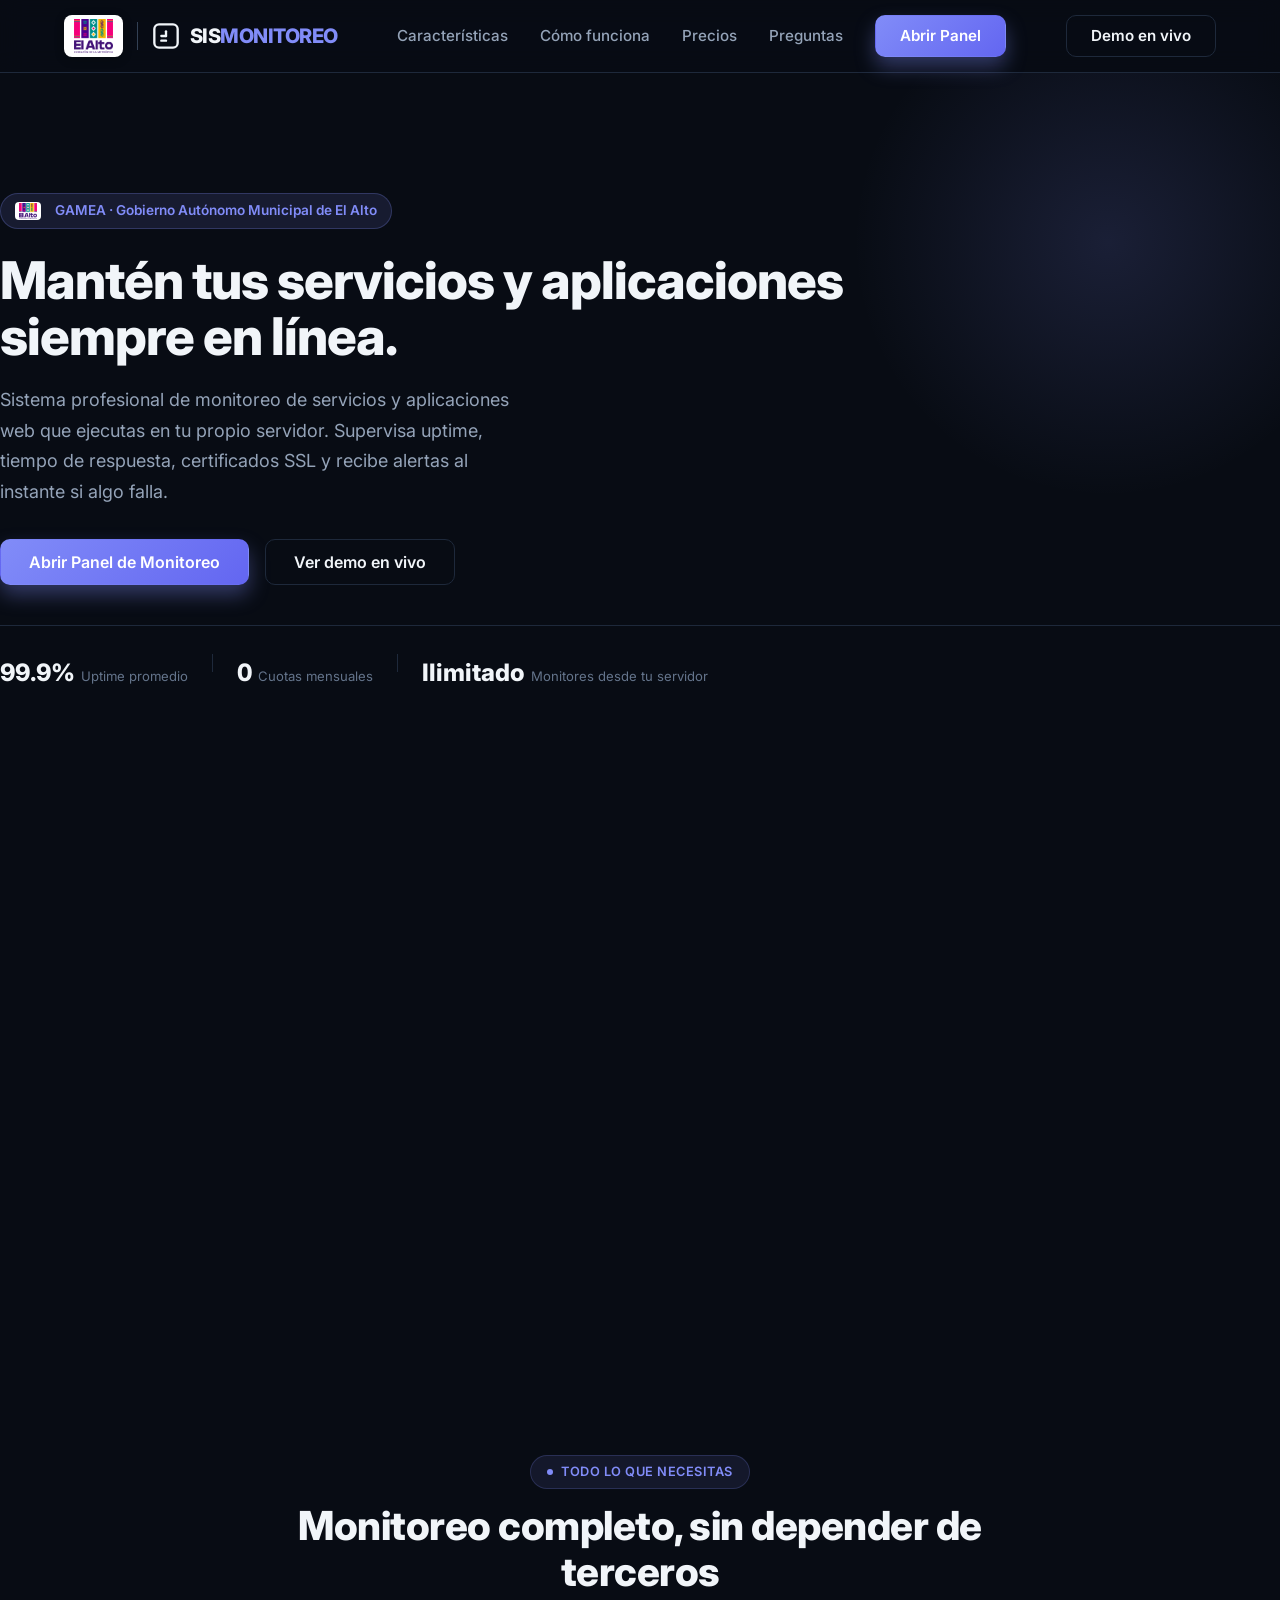
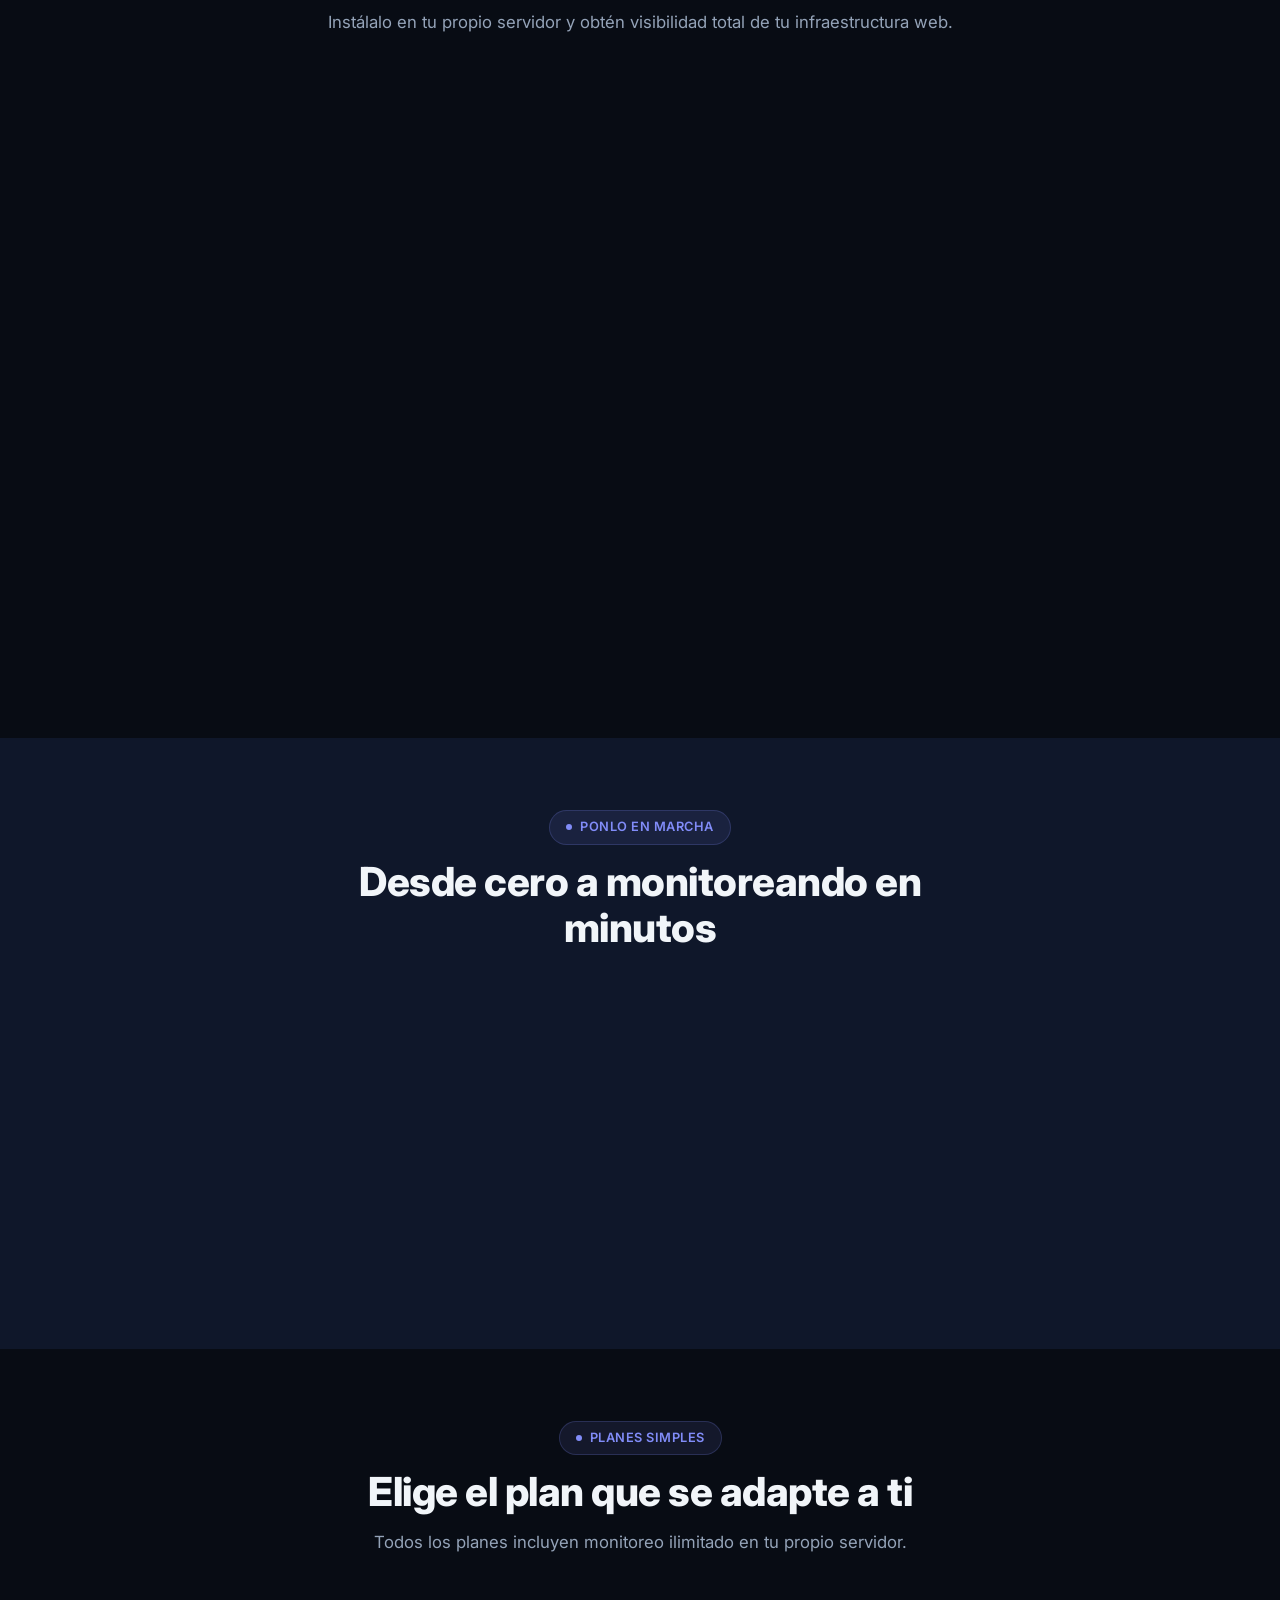
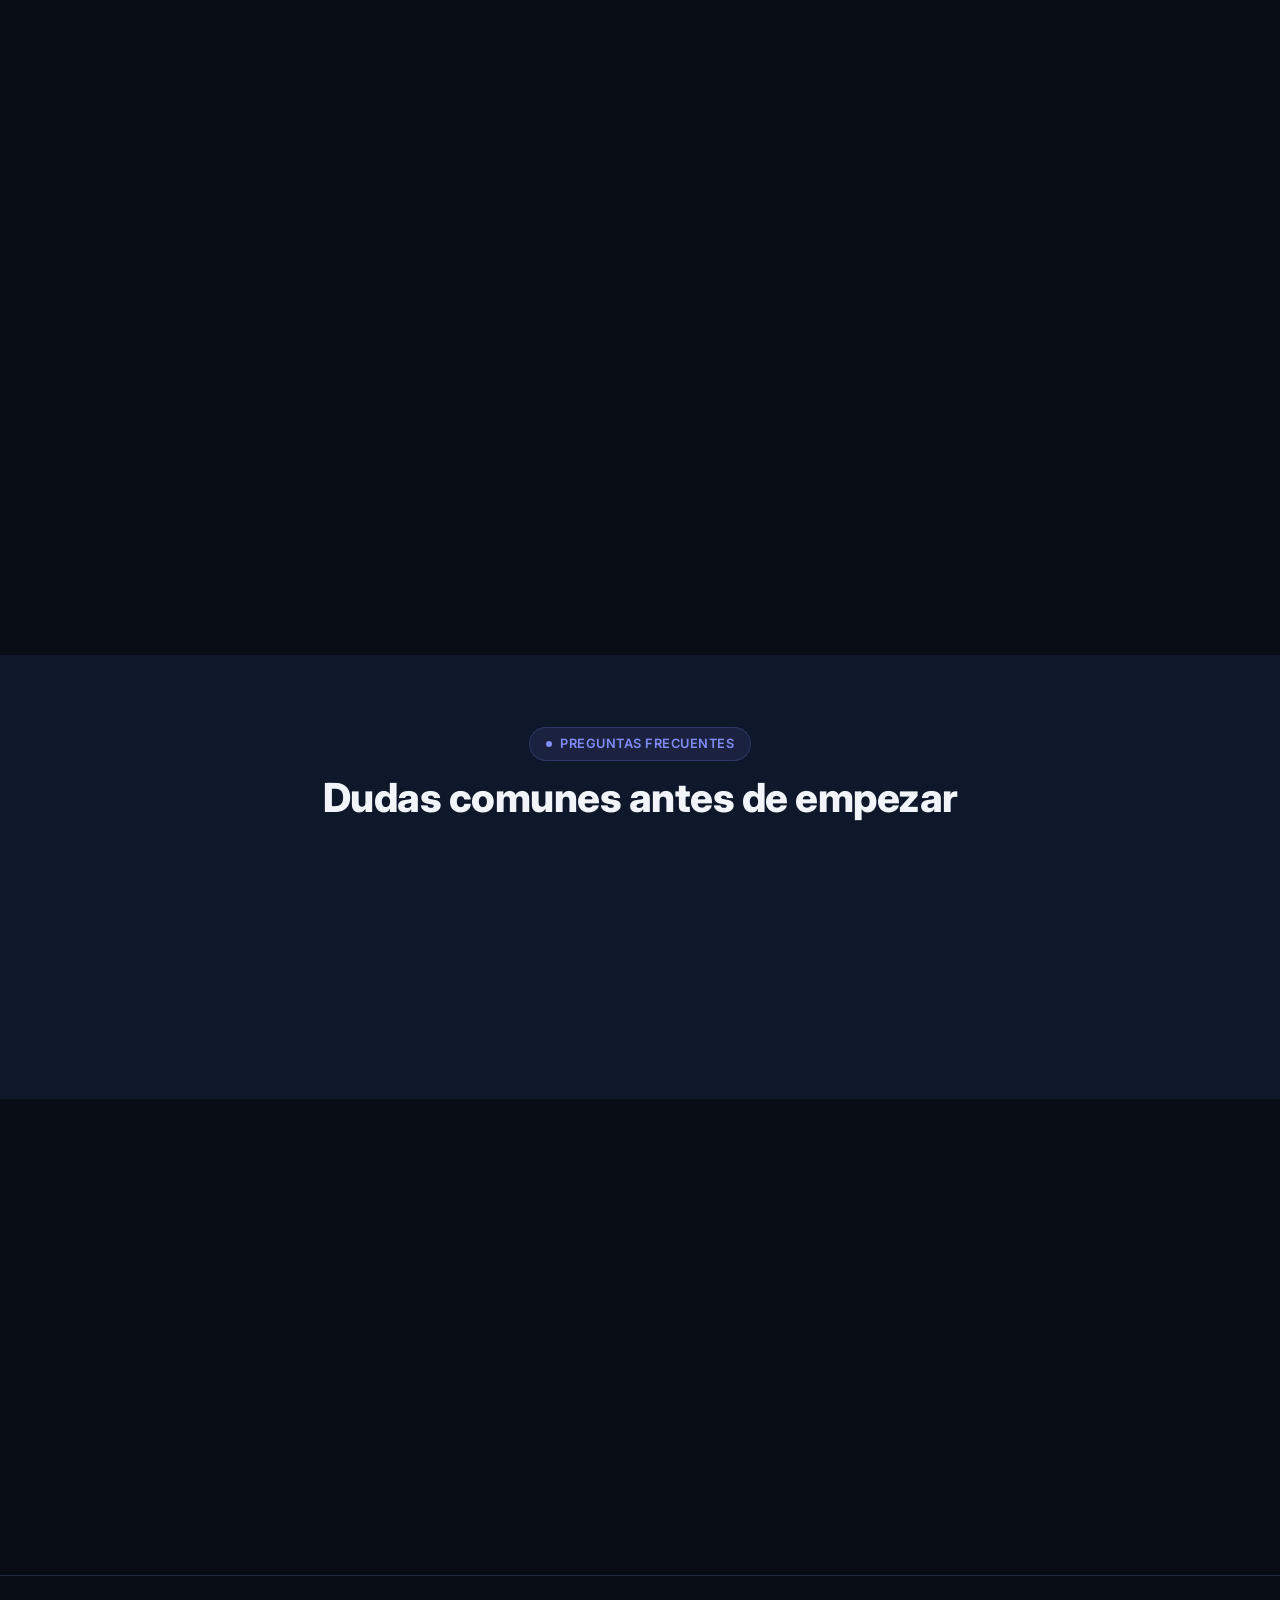
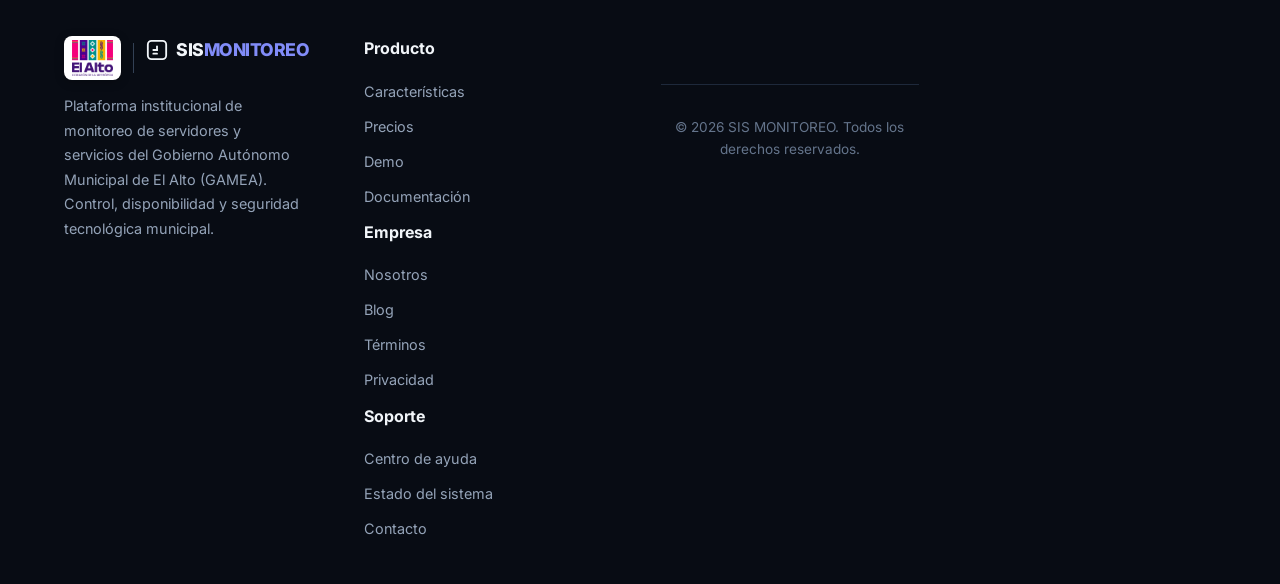
<file: index.html>
<!DOCTYPE html>
<html lang="es">
<head>
  <meta charset="UTF-8">
  <meta name="viewport" content="width=device-width, initial-scale=1.0">
  <meta name="description" content="Sistema profesional de monitoreo de servicios y aplicaciones web en tu propio servidor. Uptime, tiempo de respuesta, certificados SSL y alertas en tiempo real.">
  <title>SIS MONITOREO | Monitoreo de Servicios y Aplicaciones Web Autohospedado</title>
  <link rel="preconnect" href="https://fonts.googleapis.com">
  <link rel="preconnect" href="https://fonts.gstatic.com" crossorigin>
  <link href="https://fonts.googleapis.com/css2?family=Inter:wght@300;400;500;600;700;800&display=swap" rel="stylesheet">
  <link rel="stylesheet" href="css/style.css">
</head>
<body>

  <!-- Navbar -->
  <nav class="navbar" id="navbar">
    <div class="nav-container">
      <div class="brand-group">
        <a href="https://elalto.gob.bo/" target="_blank" rel="noopener" class="gamea-logo-container" title="Gobierno Autónomo Municipal de El Alto">
          <img src="img/logo-gamea.png" alt="GAMEA - Gobierno Autónomo Municipal de El Alto" class="gamea-logo-img">
        </a>
        <div class="brand-divider"></div>
        <a href="index.html" class="nav-logo">
          <svg width="28" height="28" viewBox="0 0 24 24" fill="none" xmlns="http://www.w3.org/2000/svg" aria-hidden="true">
            <rect width="20" height="20" x="2" y="2" rx="4" stroke="currentColor" stroke-width="2"/>
            <path d="M12 8V12" stroke="currentColor" stroke-width="2" stroke-linecap="round"/>
            <path d="M8 12H12" stroke="currentColor" stroke-width="2" stroke-linecap="round"/>
            <path d="M12 16H8" stroke="currentColor" stroke-width="2" stroke-linecap="round"/>
            <circle cx="12" cy="12" r="1" fill="currentColor"/>
          </svg>
          <span>SIS<span style="color:#818cf8">MONITOREO</span></span>
        </a>
      </div>

      <div class="nav-links" id="navLinks">
        <a href="#features" class="nav-link">Características</a>
        <a href="#how-it-works" class="nav-link">Cómo funciona</a>
        <a href="#pricing" class="nav-link">Precios</a>
        <a href="#faq" class="nav-link">Preguntas</a>
        <a href="dashboard.html" class="nav-link btn btn-primary">Abrir Panel</a>
      </div>

      <div class="nav-actions">
        <a href="dashboard.html" class="btn btn-outline">Demo en vivo</a>
        <button class="nav-toggle" id="navToggle" aria-label="Abrir menú">
          <span></span><span></span><span></span>
        </button>
      </div>
    </div>
  </nav>

  <!-- Hero -->
  <section class="hero" id="hero">
    <div class="hero-content">
      <div class="hero-badge">
        <img src="img/logo-gamea.png" alt="GAMEA" style="height:18px; width:auto; vertical-align:middle; margin-right:6px; background:#fff; border-radius:4px; padding:1px 4px; display:inline-block;">
        GAMEA · Gobierno Autónomo Municipal de El Alto
      </div>
      <h1 class="hero-title">Mantén tus servicios y aplicaciones<br>siempre en línea.</h1>
      <p class="hero-subtitle">
        Sistema profesional de monitoreo de servicios y aplicaciones web que ejecutas en tu propio servidor.
        Supervisa uptime, tiempo de respuesta, certificados SSL y recibe alertas al instante si algo falla.
      </p>
      <div class="hero-cta">
        <a href="dashboard.html" class="btn btn-primary btn-lg">Abrir Panel de Monitoreo</a>
        <a href="dashboard.html" class="btn btn-outline btn-lg">Ver demo en vivo</a>
      </div>
      <div class="hero-stats">
        <div class="stat"><span class="stat-value">99.9%</span><span class="stat-label">Uptime promedio</span></div>
        <div class="stat"><span class="stat-divider"></span></div>
        <div class="stat"><span class="stat-value">0</span><span class="stat-label">Cuotas mensuales</span></div>
        <div class="stat"><span class="stat-divider"></span></div>
        <div class="stat"><span class="stat-value">Ilimitado</span><span class="stat-label">Monitores desde tu servidor</span></div>
      </div>
    </div>

    <div class="hero-visual">
      <div class="dashboard-frame">
        <div class="dashboard-header">
          <div class="dh-title">Panel de control en tiempo real</div>
          <div class="dh-status"><span class="dh-dot online"></span> Sistema operativo</div>
        </div>
        <div class="dashboard-grid">
          <div class="d-card uptime">
            <div class="d-label">Uptime global</div>
            <div class="d-value">99.98%</div>
            <div class="d-trend"><span class="trend up">▲ 0.12%</span> vs ayer</div>
          </div>
          <div class="d-card response">
            <div class="d-label">Tiempo de respuesta medio</div>
            <div class="d-value">142 ms</div>
            <div class="d-trend"><span class="trend down">▼ 18 ms</span> vs ayer</div>
          </div>
          <div class="d-card services">
            <div class="d-label">Servicios monitoreados</div>
            <div class="d-value">24</div>
            <div class="d-trend"><span class="trend up">▲ 2</span> nuevos esta semana</div>
          </div>
        </div>
        <div class="dashboard-list">
          <div class="dl-header">
            <span>Servicios</span>
            <span>Estado</span>
            <span>Respuesta</span>
          </div>
          <div class="dl-item">
            <span class="dl-name">api.miempresa.com</span>
            <span class="dl-badge dl-online">Operativo</span>
            <span class="dl-time">89 ms</span>
          </div>
          <div class="dl-item">
            <span class="dl-name">app.clientes.miempresa.com</span>
            <span class="dl-badge dl-online">Operativo</span>
            <span class="dl-time">134 ms</span>
          </div>
          <div class="dl-item">
            <span class="dl-name">web.app.miempresa.com</span>
            <span class="dl-badge dl-degraded">Degradado</span>
            <span class="dl-time">2.1 s</span>
          </div>
          <div class="dl-item">
            <span class="dl-name">api.externa.proveedor.com</span>
            <span class="dl-badge dl-offline">Caído</span>
            <span class="dl-time">--</span>
          </div>
        </div>
        <div class="dashboard-sparkline">
          <svg viewBox="0 0 400 100" xmlns="http://www.w3.org/2000/svg" preserveAspectRatio="none">
            <path d="M10 60 Q40 30, 70 55 T130 25 T190 60 T250 40 T310 70 T370 45" stroke="#818cf8" stroke-width="2.5" fill="none"/>
            <path d="M10 60 Q40 30, 70 55 T130 25 T190 60 T250 40 T310 70 T370 45" stroke="#818cf8" stroke-width="1" fill="#818cf8" opacity="0.12"/>
          </svg>
        </div>
      </div>
    </div>
  </section>

  <!-- Features -->
  <section class="section" id="features">
    <div class="container">
      <div class="section-header">
        <span class="section-kicker">Todo lo que necesitas</span>
        <h2 class="section-title">Monitoreo completo, sin depender de terceros</h2>
        <p class="section-text">Instálalo en tu propio servidor y obtén visibilidad total de tu infraestructura web.</p>
      </div>

      <div class="features-grid">
        <article class="feature-card">
          <div class="feature-icon">
            <svg viewBox="0 0 24 24" fill="none" stroke="currentColor" stroke-width="2" stroke-linecap="round" stroke-linejoin="round"><path d="M12 2L2 7l10 5 10-5-10-5z"/><path d="M2 17l10 5 10-5"/><path d="M2 12l10 5 10-5"/></svg>
          </div>
          <h3 class="feature-name">Uptime y disponibilidad</h3>
          <p class="feature-text">Verifica cada minuto que tus servicios respondan. Historial de disponibilidad y reportes de incidentes.</p>
        </article>
        <article class="feature-card">
          <div class="feature-icon">
            <svg viewBox="0 0 24 24" fill="none" stroke="currentColor" stroke-width="2" stroke-linecap="round" stroke-linejoin="round"><circle cx="12" cy="12" r="10"/><path d="M12 6v6l4 2"/></svg>
          </div>
          <div class="feature-badge">SSL</div>
          <h3 class="feature-name">Vigilancia de certificados SSL</h3>
          <p class="feature-text">Alertas automáticas antes de que expire un certificado y detección de configuraciones inseguras.</p>
        </article>
        <article class="feature-card">
          <div class="feature-icon">
            <svg viewBox="0 0 24 24" fill="none" stroke="currentColor" stroke-width="2" stroke-linecap="round" stroke-linejoin="round"><path d="M20 21v-2a4 4 0 0 0-4-4H8a4 4 0 0 0-4 4v2"/><circle cx="12" cy="7" r="4"/></svg>
          </div>
          <h3 class="feature-name">Alertas en tiempo real</h3>
          <p class="feature-text">Notificaciones por email y webhook en el instante en que un servicio cae o se recupera.</p>
        </article>
        <article class="feature-card">
          <div class="feature-icon">
            <svg viewBox="0 0 24 24" fill="none" stroke="currentColor" stroke-width="2" stroke-linecap="round" stroke-linejoin="round"><rect x="3" y="11" width="18" height="11" rx="2" ry="2"/><path d="M7 11V7a5 5 0 0 1 10 0v4"/></svg>
          </div>
          <h3 class="feature-name">Dashboard propio</h3>
          <p class="feature-text">Interfaz limpia y rápida alojada en tu servidor. Sin paneles externos ni cuotas por uso.</p>
        </article>
        <article class="feature-card">
          <div class="feature-icon">
            <svg viewBox="0 0 24 24" fill="none" stroke="currentColor" stroke-width="2" stroke-linecap="round" stroke-linejoin="round"><path d="M12 22s8-4 8-10V5l-8-3-8 3v7c0 6 8 10 8 10z"/></svg>
          </div>
          <h3 class="feature-name">Tiempo de respuesta</h3>
          <p class="feature-text">Mide la latencia de cada endpoint y detecta lentitudes antes de que afecten a tus usuarios.</p>
        </article>
        <article class="feature-card">
          <div class="feature-icon">
            <svg viewBox="0 0 24 24" fill="none" stroke="currentColor" stroke-width="2" stroke-linecap="round" stroke-linejoin="round"><path d="M1 12s4-8 11-8 11 8 11 8-4 8-11 8-11-8-11-8z"/><circle cx="12" cy="12" r="3"/></svg>
          </div>
          <h3 class="feature-name">Privacidad total</h3>
          <p class="feature-text">Todo corre en tu hardware. Los datos de monitoreo nunca salen de tu infraestructura.</p>
        </article>
      </div>
    </div>
  </section>

  <!-- How it works -->
  <section class="section section-alt" id="how-it-works">
    <div class="container">
      <div class="section-header">
        <span class="section-kicker">Ponlo en marcha</span>
        <h2 class="section-title">Desde cero a monitoreando en minutos</h2>
      </div>
      <div class="steps">
        <div class="step">
          <div class="step-number">01</div>
          <h3 class="step-title">Instala en tu servidor</h3>
          <p class="step-text">Despliega el agente ligero de SIS MONITOREO en tu propio servidor (Docker o binario directo).</p>
        </div>
        <div class="step">
          <div class="step-number">02</div>
          <h3 class="step-title">Agrega tus servicios</h3>
          <p class="step-text">Configura las URLs, puertos y certificados SSL que deseas vigilar desde el panel.</p>
        </div>
        <div class="step">
          <div class="step-number">03</div>
          <h3 class="step-title">Recibe alertas</h3>
          <p class="step-text">Define umbrales y recibe notificaciones por email o webhook ante cualquier caída.</p>
        </div>
      </div>
    </div>
  </section>

  <!-- Pricing -->
  <section class="section" id="pricing">
    <div class="container">
      <div class="section-header">
        <span class="section-kicker">Planes simples</span>
        <h2 class="section-title">Elige el plan que se adapte a ti</h2>
        <p class="section-text">Todos los planes incluyen monitoreo ilimitado en tu propio servidor.</p>
      </div>
      <div class="pricing-grid">
        <div class="pricing-card">
          <div class="pricing-head">
            <h3 class="pricing-name">Básico</h3>
            <div class="pricing-price"><span class="currency">$</span><span class="amount">0</span><span class="period">/mes</span></div>
            <p class="pricing-desc">Ideal para proyectos personales y pequeños equipos.</p>
          </div>
          <ul class="pricing-list">
            <li><span class="check">✓</span> Hasta 10 monitores</li>
            <li><span class="check">✓</span> Chequeo cada 5 minutos</li>
            <li><span class="check">✓</span> Alertas por email</li>
            <li><span class="check">✓</span> Historial de 7 días</li>
            <li><span class="check">✓</span> Autohospedado</li>
          </ul>
          <a href="#" class="btn btn-outline btn-full">Empezar gratis</a>
        </div>
        <div class="pricing-card pricing-card--featured">
          <div class="pricing-ribbon">Más popular</div>
          <div class="pricing-head">
            <h3 class="pricing-name">Profesional</h3>
            <div class="pricing-price"><span class="currency">$</span><span class="amount">19</span><span class="period">/mes</span></div>
            <p class="pricing-desc">Para equipos y entornos de producción.</p>
          </div>
          <ul class="pricing-list">
            <li><span class="check">✓</span> Monitores ilimitados</li>
            <li><span class="check">✓</span> Chequeo cada 60 segundos</li>
            <li><span class="check">✓</span> Email + Webhooks</li>
            <li><span class="check">✓</span> Vigilancia SSL</li>
            <li><span class="check">✓</span> Historial de 90 días</li>
            <li><span class="check">✓</span> Soporte prioritario</li>
          </ul>
          <a href="dashboard.html" class="btn btn-primary btn-full">Elegir Profesional</a>
        </div>
        <div class="pricing-card">
          <div class="pricing-head">
            <h3 class="pricing-name">Enterprise</h3>
            <div class="pricing-price"><span class="currency">$</span><span class="amount">49</span><span class="period">/mes</span></div>
            <p class="pricing-desc">Infraestructura crítica y cumplimiento.</p>
          </div>
          <ul class="pricing-list">
            <li><span class="check">✓</span> Todo lo de Profesional</li>
            <li><span class="check">✓</span> Chequeo cada 30 segundos</li>
            <li><span class="check">✓</span> Múltiples servidores (cluster)</li>
            <li><span class="check">✓</span> API completa y webhooks</li>
            <li><span class="check">✓</span> Historial de 1 año</li>
            <li><span class="check">✓</span> SLA y soporte dedicado</li>
          </ul>
          <a href="dashboard.html" class="btn btn-outline btn-full">Probar Enterprise</a>
        </div>
      </div>
    </div>
  </section>

  <!-- FAQ -->
  <section class="section section-alt" id="faq">
    <div class="container">
      <div class="section-header">
        <span class="section-kicker">Preguntas frecuentes</span>
        <h2 class="section-title">Dudas comunes antes de empezar</h2>
      </div>
      <div class="faq-grid">
        <div class="faq-item">
          <button class="faq-question" aria-expanded="false">
            ¿Necesito servidor propio para usar SIS MONITOREO?
          </button>
          <div class="faq-answer" hidden>
            Sí. El sistema está diseñado para instalarse en tu propio servidor (VPS, dedicado o local). Tú eres dueño de los datos y de la infraestructura.
          </div>
        </div>
        <div class="faq-item">
          <button class="faq-question" aria-expanded="false">
            ¿Puedo ejecutarlo con Docker?
          </button>
          <div class="faq-answer" hidden>
            Sí. Ofrecemos una imagen oficial de Docker y un archivo docker-compose listo para desplegar en minutos.
          </div>
        </div>
        <div class="faq-item">
          <button class="faq-question" aria-expanded="false">
            ¿Cuántos servicios puedo monitorear?
          </button>
          <div class="faq-answer" hidden>
            Depende del plan: el plan gratuito permite hasta 10 monitores, mientras que Professional y Enterprise son ilimitados.
          </div>
        </div>
        <div class="faq-item">
          <button class="faq-question" aria-expanded="false">
            ¿Qué tan seguros son mis datos?
          </button>
          <div class="faq-answer" hidden>
            Muy seguros. Al estar autohospedado, la información de monitoreo nunca sale de tu servidor. Tú controlas el acceso y los backups.
          </div>
        </div>
      </div>
    </div>
  </section>

  <!-- CTA -->
  <section class="section cta-section">
    <div class="container cta-card">
      <div class="cta-content">
        <h2 class="cta-title">¿Listo para vigilar tus servicios?</h2>
        <p class="cta-text">Instala SIS MONITOREO en tu servidor hoy y empieza a recibir alertas antes de que tus clientes noten un problema.</p>
        <a href="dashboard.html" class="btn btn-primary btn-lg">Comenzar prueba gratuita</a>
      </div>
    </div>
  </section>

  <!-- Footer -->
  <footer class="footer">
    <div class="container footer-grid">
      <div class="footer-brand">
        <div style="display:flex; align-items:center; gap:12px; margin-bottom:14px;">
          <a href="https://elalto.gob.bo/" target="_blank" rel="noopener" class="gamea-logo-container" style="background:#fff; padding:4px 8px; border-radius:8px; height:auto; width:fit-content;" title="Gobierno Autónomo Municipal de El Alto">
            <img src="img/logo-gamea.png" alt="Logo GAMEA" style="height:36px; width:auto; display:block;">
          </a>
          <div class="brand-divider" style="height:30px;"></div>
          <a href="index.html" class="nav-logo" style="text-decoration:none;color:inherit;display:flex;align-items:center;gap:8px;">
            <svg width="22" height="22" viewBox="0 0 24 24" fill="none" xmlns="http://www.w3.org/2000/svg" aria-hidden="true">
              <rect width="20" height="20" x="2" y="2" rx="4" stroke="currentColor" stroke-width="2"/>
              <path d="M12 8V12" stroke="currentColor" stroke-width="2" stroke-linecap="round"/>
              <path d="M8 12H12" stroke="currentColor" stroke-width="2" stroke-linecap="round"/>
              <path d="M12 16H8" stroke="currentColor" stroke-width="2" stroke-linecap="round"/>
              <circle cx="12" cy="12" r="1" fill="currentColor"/>
            </svg>
            <span style="font-size:1.1rem;">SIS<span style="color:#818cf8">MONITOREO</span></span>
          </a>
        </div>
        <p class="footer-text">Plataforma institucional de monitoreo de servidores y servicios del Gobierno Autónomo Municipal de El Alto (GAMEA). Control, disponibilidad y seguridad tecnológica municipal.</p>
      </div>
      <div class="footer-links">
        <div class="footer-col">
          <h4>Producto</h4>
          <a href="#">Características</a>
          <a href="#">Precios</a>
          <a href="#">Demo</a>
          <a href="#">Documentación</a>
        </div>
        <div class="footer-col">
          <h4>Empresa</h4>
          <a href="#">Nosotros</a>
          <a href="#">Blog</a>
          <a href="#">Términos</a>
          <a href="#">Privacidad</a>
        </div>
        <div class="footer-col">
          <h4>Soporte</h4>
          <a href="#">Centro de ayuda</a>
          <a href="#">Estado del sistema</a>
          <a href="#">Contacto</a>
        </div>
      </div>
      <div class="footer-bottom">
        <p>© 2026 SIS MONITOREO. Todos los derechos reservados.</p>
      </div>
    </div>
  </footer>

  <script src="js/main.js"></script>
</body>
</html>
</file>
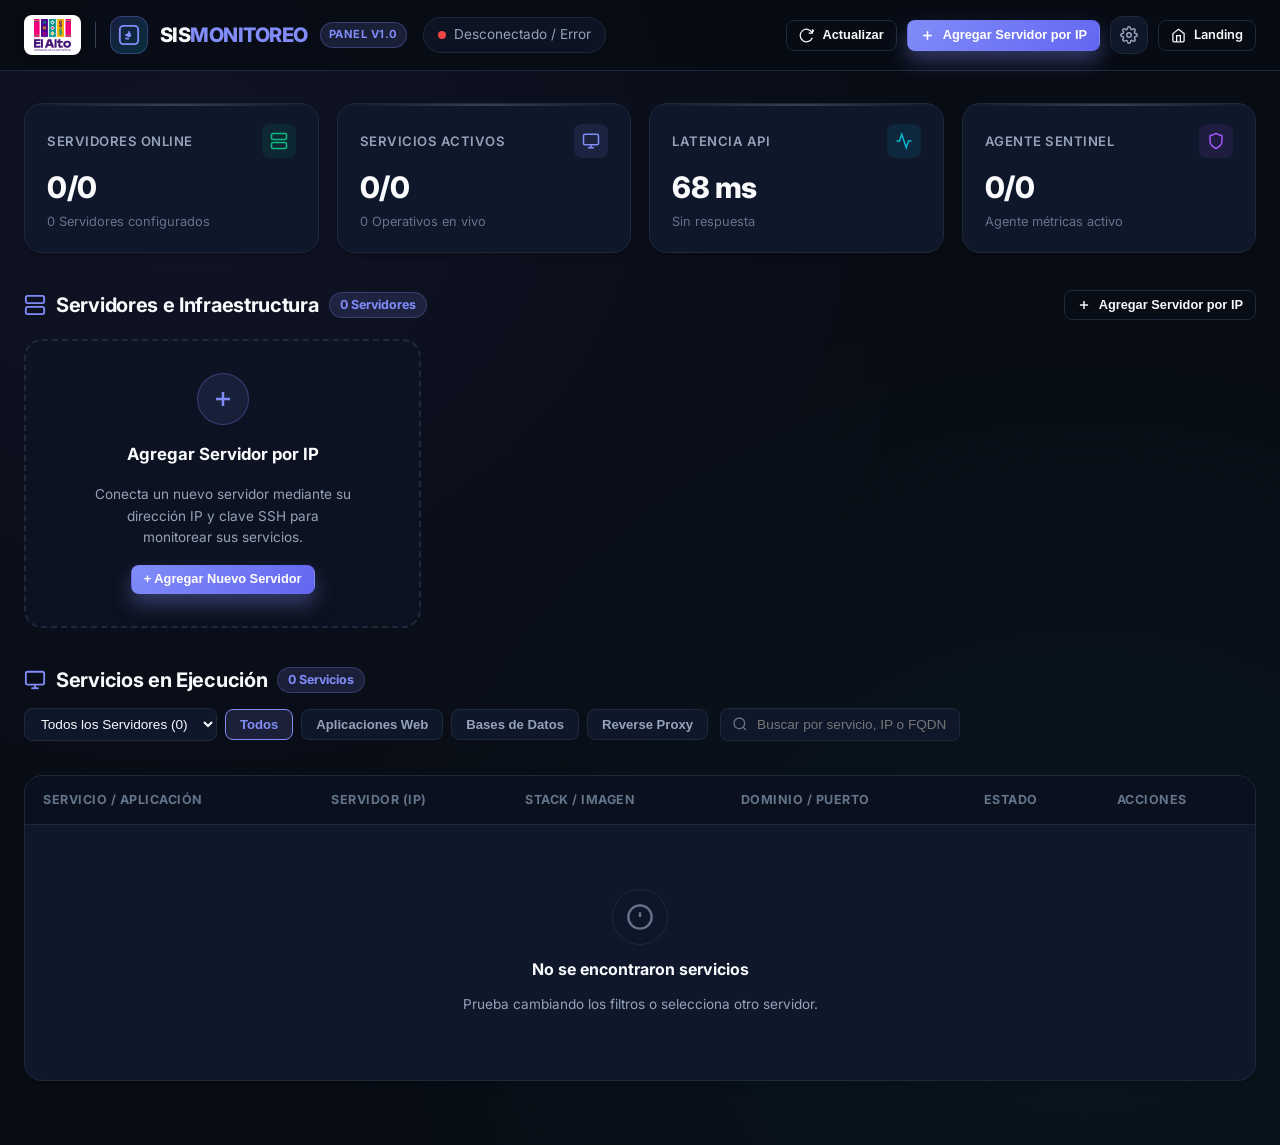
<file: dashboard.html>
<!DOCTYPE html>
<html lang="es">
<head>
  <meta charset="UTF-8">
  <meta name="viewport" content="width=device-width, initial-scale=1.0">
  <meta name="description" content="SIS MONITOREO — Panel de control en tiempo real para servidores, aplicaciones y servicios Docker autohospedados.">
  <title>SIS MONITOREO | Panel de Control y Servidores</title>
  <link rel="preconnect" href="https://fonts.googleapis.com">
  <link rel="preconnect" href="https://fonts.gstatic.com" crossorigin>
  <link href="https://fonts.googleapis.com/css2?family=Inter:wght@300;400;500;600;700;800&family=JetBrains+Mono:wght@400;500;600;700&display=swap" rel="stylesheet">
  <link rel="stylesheet" href="css/style.css">
  <link rel="stylesheet" href="css/dashboard.css">
</head>
<body class="dash-body">

  <!-- Header / Navigation -->
  <header class="dash-header">
    <div class="dash-nav-container">
      <div style="display:flex; align-items:center; gap:16px;">
        <div class="brand-group">
          <a href="https://elalto.gob.bo/" target="_blank" rel="noopener" class="gamea-logo-container" title="Gobierno Autónomo Municipal de El Alto">
            <img src="img/logo-gamea.png" alt="GAMEA - El Alto" class="gamea-logo-img">
          </a>
          <div class="brand-divider"></div>
          <a href="index.html" class="dash-brand" title="Volver a la página principal">
            <div class="dash-brand-icon">
              <svg width="22" height="22" viewBox="0 0 24 24" fill="none" stroke="currentColor" stroke-width="2">
                <rect x="2" y="2" width="20" height="20" rx="4"/>
                <path d="M12 8v4M8 12h4M12 16H8"/>
                <circle cx="12" cy="12" r="1.5" fill="currentColor"/>
              </svg>
            </div>
            <span class="dash-brand-text">SIS<span style="color:var(--primary)">MONITOREO</span></span>
            <span class="dash-brand-badge">Panel v1.0</span>
          </a>
        </div>

        <!-- API Status Pill -->
        <div class="api-status-pill" id="apiStatusPill">
          <span class="status-dot" id="apiStatusDot"></span>
          <span id="apiStatusText">Conectando con Coolify...</span>
          <span class="badge-mini online" id="apiLatencyBadge" style="display:none;">0 ms</span>
        </div>
      </div>

      <!-- Action Buttons -->
      <div class="dash-actions">
        <button class="btn btn-outline btn-sm" id="btnRefresh" title="Actualizar datos de servidores y servicios">
          <svg width="15" height="15" viewBox="0 0 24 24" fill="none" stroke="currentColor" stroke-width="2">
            <path d="M21.5 2v6h-6M21.34 15.57a10 10 0 1 1-.57-8.38l5.67-5.67"/>
          </svg>
          <span>Actualizar</span>
        </button>

        <button class="btn btn-primary btn-sm" id="btnOpenAddServer">
          <svg width="15" height="15" viewBox="0 0 24 24" fill="none" stroke="currentColor" stroke-width="2.5">
            <line x1="12" y1="5" x2="12" y2="19"/>
            <line x1="5" y1="12" x2="19" y2="12"/>
          </svg>
          <span>Agregar Servidor por IP</span>
        </button>

        <button class="btn-icon" id="btnOpenConfig" title="Configurar conexión API Coolify">
          <svg width="18" height="18" viewBox="0 0 24 24" fill="none" stroke="currentColor" stroke-width="2">
            <circle cx="12" cy="12" r="3"/>
            <path d="M19.4 15a1.65 1.65 0 0 0 .33 1.82l.06.06a2 2 0 0 1 0 2.83 2 2 0 0 1-2.83 0l-.06-.06a1.65 1.65 0 0 0-1.82-.33 1.65 1.65 0 0 0-1 1.51V21a2 2 0 0 1-2 2 2 2 0 0 1-2-2v-.09A1.65 1.65 0 0 0 9 19.4a1.65 1.65 0 0 0-1.82.33l-.06.06a2 2 0 0 1-2.83 0 2 2 0 0 1 0-2.83l.06-.06a1.65 1.65 0 0 0 .33-1.82 1.65 1.65 0 0 0-1.51-1H3a2 2 0 0 1-2-2 2 2 0 0 1 2-2h.09A1.65 1.65 0 0 0 4.6 9a1.65 1.65 0 0 0-.33-1.82l-.06-.06a2 2 0 0 1 0-2.83 2 2 0 0 1 2.83 0l.06.06a1.65 1.65 0 0 0 1.82.33H9a1.65 1.65 0 0 0 1-1.51V3a2 2 0 0 1 2-2 2 2 0 0 1 2 2v.09a1.65 1.65 0 0 0 1 1.51 1.65 1.65 0 0 0 1.82-.33l.06-.06a2 2 0 0 1 2.83 0 2 2 0 0 1 0 2.83l-.06.06a1.65 1.65 0 0 0-.33 1.82V9a1.65 1.65 0 0 0 1.51 1H21a2 2 0 0 1 2 2 2 2 0 0 1-2 2h-.09a1.65 1.65 0 0 0-1.51 1z"/>
          </svg>
        </button>

        <a href="index.html" class="btn btn-outline btn-sm" title="Ir a la Landing Page">
          <svg width="15" height="15" viewBox="0 0 24 24" fill="none" stroke="currentColor" stroke-width="2">
            <path d="M3 9l9-7 9 7v11a2 2 0 0 1-2 2H5a2 2 0 0 1-2-2z"/>
            <polyline points="9 22 9 12 15 12 15 22"/>
          </svg>
          <span class="desktop-only">Landing</span>
        </a>
      </div>
    </div>
  </header>

  <!-- Main Content -->
  <main class="dash-main">

    <!-- KPI Metric Cards Row -->
    <div class="metrics-row">
      <div class="metric-card">
        <div class="metric-header">
          <span class="metric-label">Servidores Online</span>
          <div class="metric-icon-box green">
            <svg width="18" height="18" viewBox="0 0 24 24" fill="none" stroke="currentColor" stroke-width="2">
              <rect x="2" y="2" width="20" height="8" rx="2" ry="2"/>
              <rect x="2" y="14" width="20" height="8" rx="2" ry="2"/>
              <line x1="6" y1="6" x2="6.01" y2="6"/>
              <line x1="6" y1="18" x2="6.01" y2="18"/>
            </svg>
          </div>
        </div>
        <div class="metric-value" id="metricServersVal">--/--</div>
        <div class="metric-sub" id="metricServersSub">Cargando servidores...</div>
      </div>

      <div class="metric-card">
        <div class="metric-header">
          <span class="metric-label">Servicios Activos</span>
          <div class="metric-icon-box">
            <svg width="18" height="18" viewBox="0 0 24 24" fill="none" stroke="currentColor" stroke-width="2">
              <rect x="2" y="3" width="20" height="14" rx="2" ry="2"/>
              <line x1="8" y1="21" x2="16" y2="21"/>
              <line x1="12" y1="17" x2="12" y2="21"/>
            </svg>
          </div>
        </div>
        <div class="metric-value" id="metricServicesVal">--/--</div>
        <div class="metric-sub" id="metricServicesSub">Contenedores y aplicaciones</div>
      </div>

      <div class="metric-card">
        <div class="metric-header">
          <span class="metric-label">Latencia API</span>
          <div class="metric-icon-box cyan">
            <svg width="18" height="18" viewBox="0 0 24 24" fill="none" stroke="currentColor" stroke-width="2">
              <polyline points="22 12 18 12 15 21 9 3 6 12 2 12"/>
            </svg>
          </div>
        </div>
        <div class="metric-value" id="metricLatencyVal">-- ms</div>
        <div class="metric-sub" id="metricLatencySub">Comprobando...</div>
      </div>

      <div class="metric-card">
        <div class="metric-header">
          <span class="metric-label">Agente Sentinel</span>
          <div class="metric-icon-box purple">
            <svg width="18" height="18" viewBox="0 0 24 24" fill="none" stroke="currentColor" stroke-width="2">
              <path d="M12 22s8-4 8-10V5l-8-3-8 3v7c0 6 8 10 8 10z"/>
            </svg>
          </div>
        </div>
        <div class="metric-value" id="metricSentinelVal">--/--</div>
        <div class="metric-sub" id="metricSentinelSub">Métricas del sistema</div>
      </div>
    </div>

    <!-- Section: Servers Infrastructure -->
    <section class="servers-section">
      <div class="section-top-bar">
        <div class="section-heading">
          <svg width="22" height="22" viewBox="0 0 24 24" fill="none" stroke="var(--primary)" stroke-width="2">
            <rect x="2" y="2" width="20" height="8" rx="2" ry="2"/>
            <rect x="2" y="14" width="20" height="8" rx="2" ry="2"/>
            <line x1="6" y1="6" x2="6.01" y2="6"/>
            <line x1="6" y1="18" x2="6.01" y2="18"/>
          </svg>
          <h2>Servidores e Infraestructura</h2>
          <span class="section-counter" id="serversCount">0 Servidores</span>
        </div>

        <button class="btn btn-outline btn-sm" onclick="openAddServerModal()">
          <svg width="14" height="14" viewBox="0 0 24 24" fill="none" stroke="currentColor" stroke-width="2.5">
            <line x1="12" y1="5" x2="12" y2="19"/>
            <line x1="5" y1="12" x2="19" y2="12"/>
          </svg>
          <span>Agregar Servidor por IP</span>
        </button>
      </div>

      <!-- Servers Grid -->
      <div class="servers-grid" id="serversGrid">
        <!-- Rendered via JS -->
      </div>
    </section>

    <!-- Section: Running Services -->
    <section class="services-section" id="servicesSection">
      <div class="section-top-bar">
        <div class="section-heading">
          <svg width="22" height="22" viewBox="0 0 24 24" fill="none" stroke="var(--primary)" stroke-width="2">
            <rect x="2" y="3" width="20" height="14" rx="2" ry="2"/>
            <line x1="8" y1="21" x2="16" y2="21"/>
            <line x1="12" y1="17" x2="12" y2="21"/>
          </svg>
          <h2>Servicios en Ejecución</h2>
          <span class="section-counter" id="servicesCount">0 Servicios</span>
        </div>

        <!-- Filter and Search Controls -->
        <div class="filter-bar">
          <div class="filter-group">
            <select id="serverFilterSelect" style="padding:7px 12px; font-size:0.85rem; border-radius:var(--radius-sm); background:var(--bg-card); border:1px solid var(--border); color:var(--text); outline:none;">
              <option value="all">Todos los Servidores</option>
            </select>

            <button class="filter-btn active" data-type="all">Todos</button>
            <button class="filter-btn" data-type="application">Aplicaciones Web</button>
            <button class="filter-btn" data-type="database">Bases de Datos</button>
            <button class="filter-btn" data-type="proxy">Reverse Proxy</button>
          </div>

          <div class="search-input-box">
            <svg width="16" height="16" viewBox="0 0 24 24" fill="none" stroke="currentColor" stroke-width="2">
              <circle cx="11" cy="11" r="8"/>
              <line x1="21" y1="21" x2="16.65" y2="16.65"/>
            </svg>
            <input type="text" id="serviceSearchInput" placeholder="Buscar por servicio, IP o FQDN...">
          </div>
        </div>
      </div>

      <!-- Services Table -->
      <div class="services-table-wrapper">
        <table class="services-table">
          <thead>
            <tr>
              <th>Servicio / Aplicación</th>
              <th>Servidor (IP)</th>
              <th>Stack / Imagen</th>
              <th>Dominio / Puerto</th>
              <th>Estado</th>
              <th>Acciones</th>
            </tr>
          </thead>
          <tbody id="servicesTableBody">
            <!-- Rendered via JS -->
          </tbody>
        </table>
      </div>
    </section>

  </main>

  <!-- Modal: Agregar Servidor por IP -->
  <div class="modal-overlay" id="addServerModal">
    <div class="modal-card">
      <div class="modal-header">
        <h3>
          <svg width="22" height="22" viewBox="0 0 24 24" fill="none" stroke="var(--primary)" stroke-width="2">
            <rect x="2" y="2" width="20" height="8" rx="2" ry="2"/>
            <rect x="2" y="14" width="20" height="8" rx="2" ry="2"/>
            <line x1="6" y1="6" x2="6.01" y2="6"/>
            <line x1="6" y1="18" x2="6.01" y2="18"/>
          </svg>
          Agregar Servidor por IP
        </h3>
        <button class="modal-close-btn" onclick="closeAddServerModal()">
          <svg width="20" height="20" viewBox="0 0 24 24" fill="none" stroke="currentColor" stroke-width="2">
            <line x1="18" y1="6" x2="6" y2="18"/>
            <line x1="6" y1="6" x2="18" y2="18"/>
          </svg>
        </button>
      </div>

      <form id="addServerForm">
        <div class="modal-body">
          <div class="form-group">
            <label for="serverNameInput">Nombre descriptivo del Servidor</label>
            <input type="text" id="serverNameInput" placeholder="Ej: srv-web-produccion, srv-bd-01" required>
            <span class="form-hint">Un nombre que identifique la función del servidor.</span>
          </div>

          <div class="form-row-2">
            <div class="form-group">
              <label for="serverIpInput">Dirección IP o Hostname</label>
              <input type="text" id="serverIpInput" placeholder="Ej: 172.16.100.30 o 192.168.1.50" required>
              <span class="form-hint">IP accesible desde Coolify.</span>
            </div>

            <div class="form-group">
              <label for="serverPortInput">Puerto SSH</label>
              <input type="number" id="serverPortInput" value="22" min="1" max="65535" required>
              <span class="form-hint">Por defecto puerto 22.</span>
            </div>
          </div>

          <div class="form-row-2">
            <div class="form-group">
              <label for="serverUserInput">Usuario SSH</label>
              <input type="text" id="serverUserInput" value="root" required>
              <span class="form-hint">Usuario con permisos sudo/docker.</span>
            </div>

            <div class="form-group">
              <label for="serverPrivateKeySelect">Clave Privada SSH</label>
              <select id="serverPrivateKeySelect" required>
                <!-- Populated via JS -->
              </select>
              <span class="form-hint">Clave registrada en Coolify.</span>
            </div>
          </div>

          <!-- Quick SSH Agent Setup Guide -->
          <div class="form-group">
            <label>Paso Previo: Autorizar acceso SSH en el servidor remoto</label>
            <div class="code-snippet-box">
              <div class="code-snippet-header">
                <span>Comando para ejecutar en tu servidor remoto:</span>
                <button type="button" class="btn-copy-code" onclick="copyToClipboard(document.getElementById('sshCommandSnippet').textContent, 'Comando SSH copiado')">
                  <svg width="12" height="12" viewBox="0 0 24 24" fill="none" stroke="currentColor" stroke-width="2">
                    <rect x="9" y="9" width="13" height="13" rx="2" ry="2"/>
                    <path d="M5 15H4a2 2 0 0 1-2-2V4a2 2 0 0 1 2-2h9a2 2 0 0 1 2 2v1"/>
                  </svg>
                  Copiar comando
                </button>
              </div>
              <pre class="code-snippet-pre" id="sshCommandSnippet">mkdir -p ~/.ssh && echo "ssh-ed25519 AAAAC3NzaC1lZDI1NTE5AAAAIIIIie7EVIXix1uny2ltEIuTvFZTCz17aT61+4QWa6/a coolify" >> ~/.ssh/authorized_keys && chmod 700 ~/.ssh && chmod 600 ~/.ssh/authorized_keys</pre>
            </div>
            <span class="form-hint">Esto permite a Coolify conectarse por SSH, instalar el agente Sentinel y listar los servicios Docker y systemd.</span>
          </div>
        </div>

        <div class="modal-footer">
          <button type="button" class="btn btn-outline btn-sm" onclick="closeAddServerModal()">Cancelar</button>
          <button type="submit" class="btn btn-primary btn-sm" id="btnAddServerSubmit">
            Registrar y Validar Servidor
          </button>
        </div>
      </form>
    </div>
  </div>

  <!-- Modal: Instrucciones SSH / Agente -->
  <div class="modal-overlay" id="sshAgentModal">
    <div class="modal-card">
      <div class="modal-header">
        <h3>
          <svg width="22" height="22" viewBox="0 0 24 24" fill="none" stroke="var(--primary)" stroke-width="2">
            <polyline points="4 17 10 11 4 5"/>
            <line x1="12" y1="19" x2="20" y2="19"/>
          </svg>
          Instrucciones de Conexión SSH y Agente
        </h3>
        <button class="modal-close-btn" onclick="closeSshAgentModal()">
          <svg width="20" height="20" viewBox="0 0 24 24" fill="none" stroke="currentColor" stroke-width="2">
            <line x1="18" y1="6" x2="6" y2="18"/>
            <line x1="6" y1="6" x2="18" y2="18"/>
          </svg>
        </button>
      </div>

      <div class="modal-body">
        <p style="font-size:0.9rem; color:var(--text-muted);">
          Para conectar y monitorear el servidor <strong id="sshAgentTargetServer" style="color:var(--primary)">servidor</strong>, sigue estos sencillos pasos:
        </p>

        <div class="code-snippet-box">
          <div class="code-snippet-header">
            <span>Guía de Comandos:</span>
            <button type="button" class="btn-copy-code" onclick="copyToClipboard(document.getElementById('sshAgentFullCommand').textContent, 'Comandos copiados')">
              <svg width="12" height="12" viewBox="0 0 24 24" fill="none" stroke="currentColor" stroke-width="2">
                <rect x="9" y="9" width="13" height="13" rx="2" ry="2"/>
                <path d="M5 15H4a2 2 0 0 1-2-2V4a2 2 0 0 1 2-2h9a2 2 0 0 1 2 2v1"/>
              </svg>
              Copiar
            </button>
          </div>
          <pre class="code-snippet-pre" id="sshAgentFullCommand"></pre>
        </div>

        <div style="background:rgba(129, 140, 248, 0.08); border:1px solid rgba(129, 140, 248, 0.2); border-radius:var(--radius-sm); padding:12px; font-size:0.82rem; color:var(--text);">
          <strong style="color:var(--primary);">¿Cómo funciona el monitoreo?</strong><br>
          Al validar la conexión SSH, Coolify inicializa el agente <strong>Sentinel</strong> y el socket de Docker. Todos los contenedores, servicios y puertos se detectan automáticamente y se reportan en este panel en tiempo real.
        </div>
      </div>

      <div class="modal-footer">
        <button type="button" class="btn btn-primary btn-sm" onclick="closeSshAgentModal()">Entendido</button>
      </div>
    </div>
  </div>

  <!-- Modal: Configuración API Coolify -->
  <div class="modal-overlay" id="configModal">
    <div class="modal-card">
      <div class="modal-header">
        <h3>
          <svg width="22" height="22" viewBox="0 0 24 24" fill="none" stroke="var(--primary)" stroke-width="2">
            <circle cx="12" cy="12" r="3"/>
            <path d="M19.4 15a1.65 1.65 0 0 0 .33 1.82l.06.06a2 2 0 0 1 0 2.83 2 2 0 0 1-2.83 0l-.06-.06a1.65 1.65 0 0 0-1.82-.33 1.65 1.65 0 0 0-1 1.51V21a2 2 0 0 1-2 2 2 2 0 0 1-2-2v-.09A1.65 1.65 0 0 0 9 19.4a1.65 1.65 0 0 0-1.82.33l-.06.06a2 2 0 0 1-2.83 0 2 2 0 0 1 0-2.83l.06-.06a1.65 1.65 0 0 0 .33-1.82 1.65 1.65 0 0 0-1.51-1H3a2 2 0 0 1-2-2 2 2 0 0 1 2-2h.09A1.65 1.65 0 0 0 4.6 9a1.65 1.65 0 0 0-.33-1.82l-.06-.06a2 2 0 0 1 0-2.83 2 2 0 0 1 2.83 0l.06.06a1.65 1.65 0 0 0 1.82.33H9a1.65 1.65 0 0 0 1-1.51V3a2 2 0 0 1 2-2 2 2 0 0 1 2 2v.09a1.65 1.65 0 0 0 1 1.51 1.65 1.65 0 0 0 1.82-.33l.06-.06a2 2 0 0 1 2.83 0 2 2 0 0 1 0 2.83l-.06.06a1.65 1.65 0 0 0-.33 1.82V9a1.65 1.65 0 0 0 1.51 1H21a2 2 0 0 1 2 2 2 2 0 0 1-2 2h-.09a1.65 1.65 0 0 0-1.51 1z"/>
          </svg>
          Configuración API Coolify
        </h3>
        <button class="modal-close-btn" onclick="closeConfigModal()">
          <svg width="20" height="20" viewBox="0 0 24 24" fill="none" stroke="currentColor" stroke-width="2">
            <line x1="18" y1="6" x2="6" y2="18"/>
            <line x1="6" y1="6" x2="18" y2="18"/>
          </svg>
        </button>
      </div>

      <form id="configForm">
        <div class="modal-body">
          <div class="form-group">
            <label for="cfgApiUrl">URL Base de Coolify</label>
            <input type="url" id="cfgApiUrl" required placeholder="https://monitoreosrv.elalto.gob.bo">
            <span class="form-hint">Dirección de tu instancia de Coolify con HTTPS.</span>
          </div>

          <div class="form-group">
            <label for="cfgApiToken">Token de Acceso Bearer (API Token)</label>
            <input type="password" id="cfgApiToken" required placeholder="1|...">
            <span class="form-hint">Token generado en Coolify > Keys & Tokens > API Tokens.</span>
          </div>

          <div class="form-group">
            <label for="cfgRefreshInterval">Intervalo de Actualización Automática</label>
            <select id="cfgRefreshInterval">
              <option value="10">Cada 10 segundos (Alta frecuencia)</option>
              <option value="30" selected>Cada 30 segundos (Recomendado)</option>
              <option value="60">Cada 1 minuto</option>
              <option value="0">Desactivado (Solo manual)</option>
            </select>
          </div>
        </div>

        <div class="modal-footer">
          <button type="button" class="btn btn-outline btn-sm" onclick="closeConfigModal()">Cancelar</button>
          <button type="submit" class="btn btn-primary btn-sm">Guardar Configuración</button>
        </div>
      </form>
    </div>
  </div>

  <!-- Modal: Reporte de Logs del Servidor -->
  <div class="modal-overlay" id="logReportModal">
    <div class="report-modal-card">

      <!-- Report Header -->
      <div class="report-header">
        <div class="report-header-left">
          <div class="report-server-avatar">
            <svg width="24" height="24" viewBox="0 0 24 24" fill="none" stroke="currentColor" stroke-width="2">
              <rect x="2" y="2" width="20" height="8" rx="2" ry="2"/>
              <rect x="2" y="14" width="20" height="8" rx="2" ry="2"/>
              <line x1="6" y1="6" x2="6.01" y2="6"/>
              <line x1="6" y1="18" x2="6.01" y2="18"/>
            </svg>
          </div>
          <div class="report-header-info">
            <h3 id="reportServerName">Reporte de Logs</h3>
            <div class="report-meta">
              <span id="reportServerIp">--</span>
              <span>•</span>
              <span id="reportGeneratedAt">--</span>
              <span>•</span>
              <span id="reportTotalLines">0 líneas</span>
            </div>
          </div>
        </div>
        <div class="report-header-actions">
          <button class="btn btn-outline btn-sm" id="btnRefreshLogs" title="Actualizar logs">
            <svg width="14" height="14" viewBox="0 0 24 24" fill="none" stroke="currentColor" stroke-width="2">
              <path d="M21.5 2v6h-6M21.34 15.57a10 10 0 1 1-.57-8.38l5.67-5.67"/>
            </svg>
            <span>Actualizar</span>
          </button>
          <button class="modal-close-btn" onclick="closeLogReportModal()">
            <svg width="20" height="20" viewBox="0 0 24 24" fill="none" stroke="currentColor" stroke-width="2">
              <line x1="18" y1="6" x2="6" y2="18"/>
              <line x1="6" y1="6" x2="18" y2="18"/>
            </svg>
          </button>
        </div>
      </div>

      <!-- Report Body -->
      <div class="report-body">

        <!-- Health Score -->
        <div class="health-score-bar">
          <div class="health-score-circle">
            <svg width="72" height="72" viewBox="0 0 72 72">
              <circle cx="36" cy="36" r="30" fill="none" stroke="rgba(255,255,255,0.06)" stroke-width="6"/>
              <circle id="healthScoreRing" cx="36" cy="36" r="30" fill="none" stroke="#10b981" stroke-width="6"
                stroke-dasharray="188.4" stroke-dashoffset="188.4" stroke-linecap="round"
                style="transition: stroke-dashoffset 1s cubic-bezier(0.4,0,0.2,1), stroke 0.5s;"/>
            </svg>
            <div class="health-score-text">
              <span class="health-score-num" id="healthScoreNum">--</span>
              <span class="health-score-label">Score</span>
            </div>
          </div>
          <div class="health-score-info">
            <h4 id="healthScoreTitle">Calculando estado del servidor...</h4>
            <p id="healthScoreDesc">Analizando los logs para determinar el nivel de salud del sistema.</p>
            <div class="health-progress-track">
              <div class="health-progress-fill" id="healthProgressBar" style="width:0%; background: #10b981;"></div>
            </div>
          </div>
        </div>

        <!-- Category Cards -->
        <div class="log-cats-grid">
          <div class="log-cat-card cat-error" onclick="filterLogsByCategory('error')" id="catCardError">
            <div class="log-cat-count" id="catCountError">0</div>
            <div class="log-cat-name">Errores</div>
            <div class="log-cat-icon">
              <svg width="32" height="32" viewBox="0 0 24 24" fill="none" stroke="currentColor" stroke-width="1.5">
                <circle cx="12" cy="12" r="10"/><path d="M15 9l-6 6M9 9l6 6"/>
              </svg>
            </div>
          </div>
          <div class="log-cat-card cat-warning" onclick="filterLogsByCategory('warning')" id="catCardWarning">
            <div class="log-cat-count" id="catCountWarning">0</div>
            <div class="log-cat-name">Advertencias</div>
            <div class="log-cat-icon">
              <svg width="32" height="32" viewBox="0 0 24 24" fill="none" stroke="currentColor" stroke-width="1.5">
                <path d="M10.29 3.86L1.82 18a2 2 0 0 0 1.71 3h16.94a2 2 0 0 0 1.71-3L13.71 3.86a2 2 0 0 0-3.42 0z"/><line x1="12" y1="9" x2="12" y2="13"/><line x1="12" y1="17" x2="12.01" y2="17"/>
              </svg>
            </div>
          </div>
          <div class="log-cat-card cat-info" onclick="filterLogsByCategory('info')" id="catCardInfo">
            <div class="log-cat-count" id="catCountInfo">0</div>
            <div class="log-cat-name">Info</div>
            <div class="log-cat-icon">
              <svg width="32" height="32" viewBox="0 0 24 24" fill="none" stroke="currentColor" stroke-width="1.5">
                <circle cx="12" cy="12" r="10"/><line x1="12" y1="16" x2="12" y2="12"/><line x1="12" y1="8" x2="12.01" y2="8"/>
              </svg>
            </div>
          </div>
          <div class="log-cat-card cat-success" onclick="filterLogsByCategory('success')" id="catCardSuccess">
            <div class="log-cat-count" id="catCountSuccess">0</div>
            <div class="log-cat-name">Exitosos</div>
            <div class="log-cat-icon">
              <svg width="32" height="32" viewBox="0 0 24 24" fill="none" stroke="currentColor" stroke-width="1.5">
                <path d="M20 6L9 17l-5-5"/>
              </svg>
            </div>
          </div>
        </div>

        <!-- Insights de Interpretación -->
        <div class="report-insights">
          <h4>
            <svg width="16" height="16" viewBox="0 0 24 24" fill="none" stroke="currentColor" stroke-width="2">
              <path d="M12 22s8-4 8-10V5l-8-3-8 3v7c0 6 8 10 8 10z"/>
            </svg>
            Interpretación Automática
          </h4>
          <ul class="insight-list" id="insightList">
            <li class="insight-item">
              <span class="insight-dot blue"></span>
              <span>Analizando logs del servidor...</span>
            </li>
          </ul>
        </div>

        <!-- Visor de Logs -->
        <div class="log-viewer-section">
          <div class="log-viewer-toolbar">
            <h4>📋 Visor de Logs en Tiempo Real</h4>
            <div style="display:flex; gap:8px; align-items:center;">
              <div class="log-search-box">
                <svg width="14" height="14" viewBox="0 0 24 24" fill="none" stroke="currentColor" stroke-width="2">
                  <circle cx="11" cy="11" r="8"/><line x1="21" y1="21" x2="16.65" y2="16.65"/>
                </svg>
                <input type="text" id="logSearchInput" placeholder="Filtrar logs..." oninput="filterLogLines(this.value)">
              </div>
              <button class="btn btn-outline btn-sm" onclick="filterLogsByCategory('all')" id="btnShowAllLogs" style="white-space:nowrap;">
                Todos
              </button>
            </div>
          </div>
          <div class="log-lines-container" id="logLinesContainer">
            <div class="log-loading-state">
              <div class="log-spinner"></div>
              <span>Cargando logs del servidor...</span>
            </div>
          </div>
        </div>

      </div><!-- /report-body -->

      <!-- Report Footer -->
      <div class="report-footer">
        <div class="report-footer-left" id="reportFooterInfo">Generado el --</div>
        <div style="display:flex; gap:8px;">
          <button class="btn-export" onclick="exportReportAsText()">
            <svg width="14" height="14" viewBox="0 0 24 24" fill="none" stroke="currentColor" stroke-width="2">
              <path d="M21 15v4a2 2 0 0 1-2 2H5a2 2 0 0 1-2-2v-4"/>
              <polyline points="7 10 12 15 17 10"/>
              <line x1="12" y1="15" x2="12" y2="3"/>
            </svg>
            Exportar Reporte (.txt)
          </button>
          <button class="btn-export" onclick="copyReportToClipboard()">
            <svg width="14" height="14" viewBox="0 0 24 24" fill="none" stroke="currentColor" stroke-width="2">
              <rect x="9" y="9" width="13" height="13" rx="2" ry="2"/>
              <path d="M5 15H4a2 2 0 0 1-2-2V4a2 2 0 0 1 2-2h9a2 2 0 0 1 2 2v1"/>
            </svg>
            Copiar
          </button>
        </div>
      </div>

    </div>
  </div>

  <!-- Toast Container -->
  <div class="toast-container" id="toastContainer"></div>

  <!-- Scripts -->
  <script src="js/dashboard.js"></script>
</body>
</html>
</file>
<file: css/style.css>
/* ============================================
   SIS MONITOREO — Landing Page
   ============================================ */
:root {
  --bg: #080c14;
  --bg-panel: #0f172a;
  --bg-card: #111827;
  --border: #1e293b;
  --border-hover: #334155;

  --text: #f1f5f9;
  --text-muted: #94a3b8;
  --text-dim: #64748b;

  --accent: #818cf8;
  --accent-hover: #6366f1;
  --accent-glow: rgba(129, 140, 248, 0.35);

  --success: #34d399;
  --success-dark: #10b981;
  --danger: #fb7185;
  --danger-dark: #ef4444;
  --warning: #fbbf24;

  --radius: 14px;
  --radius-lg: 20px;
  --shadow: 0 20px 25px -5px rgba(0, 0, 0, 0.35),
            0 8px 10px -6px rgba(0, 0, 0, 0.25);
  --shadow-lg: 0 35px 50px -15px rgba(0, 0, 0, 0.45);

  --transition: 250ms cubic-bezier(0.4, 0, 0.2, 1);
}

* {
  margin: 0;
  padding: 0;
  box-sizing: border-box;
}

html {
  scroll-behavior: smooth;
}

body {
  background-color: var(--bg);
  color: var(--text);
  font-family: "Inter", -apple-system, BlinkMacSystemFont, "Segoe UI", Roboto,
    "Helvetica Neue", Arial, sans-serif;
  line-height: 1.6;
  overflow-x: hidden;
}

a {
  color: inherit;
  text-decoration: none;
}

img {
  display: block;
  max-width: 100%;
}

.section {
  padding: 72px 0;
  position: relative;
}

.section-alt {
  background-color: var(--bg-panel);
}

.container {
  width: 100%;
  max-width: 1200px;
  margin: 0 auto;
  padding: 0 24px;
}

/* ---------- Navbar ---------- */
.navbar {
  position: sticky;
  top: 0;
  z-index: 100;
  border-bottom: 1px solid var(--border);
  background: rgba(8, 12, 20, 0.7);
  backdrop-filter: blur(12px);
  -webkit-backdrop-filter: blur(12px);
}

.nav-container {
  max-width: 1200px;
  margin: 0 auto;
  padding: 0 24px;
  display: flex;
  align-items: center;
  justify-content: space-between;
  height: 72px;
}

.brand-group {
  display: flex;
  align-items: center;
  gap: 14px;
}

.gamea-logo-container {
  display: flex;
  align-items: center;
  justify-content: center;
  background: #ffffff;
  padding: 4px 10px;
  border-radius: 8px;
  box-shadow: 0 2px 10px rgba(0, 0, 0, 0.25);
  height: 42px;
  transition: transform var(--transition), box-shadow var(--transition);
  text-decoration: none;
}

.gamea-logo-container:hover {
  transform: translateY(-2px);
  box-shadow: 0 6px 16px rgba(129, 140, 248, 0.35);
}

.gamea-logo-img {
  height: 34px;
  width: auto;
  object-fit: contain;
  display: block;
}

.brand-divider {
  width: 1px;
  height: 28px;
  background: var(--border-hover);
}

.nav-logo {
  display: flex;
  align-items: center;
  gap: 10px;
  color: var(--text);
  font-weight: 800;
  font-size: 1.25rem;
  letter-spacing: -0.5px;
}

.nav-logo span {
  font-variant-numeric: tabular-nums;
}

.nav-links {
  display: flex;
  align-items: center;
  gap: 32px;
}

.nav-link {
  font-size: 0.95rem;
  font-weight: 500;
  color: var(--text-muted);
  transition: color var(--transition);
}

.nav-link:hover {
  color: var(--text);
}

.nav-actions {
  display: flex;
  align-items: center;
  gap: 12px;
}

.nav-toggle {
  display: none;
  background: transparent;
  border: none;
  cursor: pointer;
  padding: 6px;
}

.nav-toggle span {
  display: block;
  width: 22px;
  height: 2px;
  background: var(--text);
  border-radius: 2px;
  margin: 5px 0;
  transition: transform var(--transition), opacity var(--transition);
}

/* Buttons */
.btn {
  display: inline-flex;
  align-items: center;
  justify-content: center;
  gap: 8px;
  padding: 12px 24px;
  border-radius: 10px;
  font-weight: 600;
  font-size: 0.95rem;
  cursor: pointer;
  border: 1px solid transparent;
  transition: all var(--transition);
  line-height: 1;
}

.btn-primary {
  background: linear-gradient(135deg, var(--accent), #6366f1);
  color: #fff;
  box-shadow: 0 10px 20px var(--accent-glow);
}

.btn-primary:hover {
  transform: translateY(-2px);
  box-shadow: 0 15px 25px rgba(129, 140, 248, 0.45);
  filter: brightness(1.05);
}

.btn-outline {
  background: transparent;
  color: var(--text);
  border-color: var(--border);
}

.btn-outline:hover {
  border-color: var(--accent);
  color: var(--accent);
  background: rgba(129, 140, 248, 0.08);
}

.btn-lg {
  padding: 14px 28px;
  font-size: 1rem;
}

.btn-full {
  width: 100%;
}

/* ---------- Hero ---------- */
.hero {
  position: relative;
  padding-top: 120px;
  padding-bottom: 100px;
  overflow: hidden;
}

.hero::before {
  content: "";
  position: absolute;
  top: -10%;
  right: -10%;
  width: 600px;
  height: 600px;
  background: radial-gradient(circle, rgba(129, 140, 248, 0.15), transparent 60%);
  border-radius: 50%;
  z-index: -1;
}

.hero .container {
  display: grid;
  grid-template-columns: 1fr 1fr;
  gap: 64px;
  align-items: center;
}

.hero-badge {
  display: inline-flex;
  align-items: center;
  gap: 8px;
  padding: 6px 14px;
  background: rgba(129, 140, 248, 0.12);
  border: 1px solid rgba(129, 140, 248, 0.25);
  color: var(--accent);
  font-size: 0.85rem;
  font-weight: 600;
  border-radius: 999px;
  margin-bottom: 24px;
}

.hero-badge .dot {
  width: 8px;
  height: 8px;
  background: var(--success-dark);
  border-radius: 50%;
  box-shadow: 0 0 0 4px rgba(16, 185, 129, 0.2);
}

.hero-title {
  font-size: 3.25rem;
  font-weight: 800;
  line-height: 1.08;
  letter-spacing: -1px;
  margin-bottom: 20px;
  color: var(--text);
}

.hero-title span {
  /* placeholder if needed */
}

.hero-subtitle {
  font-size: 1.125rem;
  color: var(--text-muted);
  margin-bottom: 32px;
  max-width: 520px;
  line-height: 1.7;
}

.hero-cta {
  display: flex;
  gap: 16px;
  margin-bottom: 40px;
  flex-wrap: wrap;
}

.hero-stats {
  display: flex;
  gap: 24px;
  border-top: 1px solid var(--border);
  padding-top: 28px;
}

.stat {
  display: flex;
  align-items: baseline;
  gap: 6px;
}

.stat-divider {
  width: 1px;
  height: 18px;
  background: var(--border);
}

.stat-value {
  font-size: 1.5rem;
  font-weight: 800;
  color: var(--text);
  font-variant-numeric: tabular-nums;
}

.stat-label {
  font-size: 0.82rem;
  color: var(--text-dim);
}

/* Hero visual */
.hero-visual {
  position: relative;
}

.dashboard-frame {
  position: relative;
  background: var(--bg-card);
  border: 1px solid var(--border);
  border-radius: var(--radius-lg);
  padding: 24px;
  box-shadow: var(--shadow-lg);
}

.dashboard-header {
  display: flex;
  justify-content: space-between;
  align-items: center;
  margin-bottom: 20px;
  padding-bottom: 12px;
  border-bottom: 1px solid var(--border);
}

.dh-title {
  font-size: 0.95rem;
  font-weight: 600;
  color: var(--text);
}

.dh-status {
  display: flex;
  align-items: center;
  gap: 6px;
  font-size: 0.8rem;
  font-weight: 500;
  color: var(--text-muted);
}

.dh-dot {
  width: 7px;
  height: 7px;
  border-radius: 50%;
  background: var(--success-dark);
  box-shadow: 0 0 8px var(--success-dark);
}

.dh-dot.online {
  background: var(--success-dark);
}

.dashboard-grid {
  display: grid;
  grid-template-columns: repeat(3, 1fr);
  gap: 14px;
  margin-bottom: 24px;
}

.d-card {
  background: var(--bg);
  border: 1px solid var(--border);
  border-radius: 12px;
  padding: 16px;
  display: flex;
  flex-direction: column;
  gap: 4px;
}

.d-card.uptime {
  border-top: 3px solid var(--success-dark);
}

.d-card.response {
  border-top: 3px solid var(--accent);
}

.d-card.services {
  border-top: 3px solid var(--warning);
}

.d-label {
  font-size: 0.75rem;
  font-weight: 600;
  color: var(--text-dim);
  text-transform: uppercase;
  letter-spacing: 0.4px;
}

.d-value {
  font-size: 1.75rem;
  font-weight: 800;
  color: var(--text);
}

.d-trend {
  font-size: 0.78rem;
  font-weight: 500;
  color: var(--text-muted);
  margin-top: 2px;
}

.trend {
  font-weight: 700;
  margin-right: 4px;
}

.trend.up { color: var(--success-dark); }
.trend.down { color: var(--text-dim); }

.dashboard-list {
  margin-bottom: 20px;
  border: 1px solid var(--border);
  border-radius: 12px;
  overflow: hidden;
}

.dl-header {
  display: flex;
  background: var(--bg-card);
  padding: 10px 16px;
  font-size: 0.75rem;
  font-weight: 600;
  color: var(--text-dim);
  text-transform: uppercase;
  border-bottom: 1px solid var(--border);
}

.dl-item {
  display: flex;
  align-items: center;
  justify-content: space-between;
  padding: 10px 16px;
  border-bottom: 1px solid var(--border);
  font-size: 0.85rem;
}

.dl-item:last-child {
  border-bottom: none;
}

.dl-name {
  color: var(--text);
  flex: 1;
  min-width: 0;
}

.dl-badge {
  padding: 4px 10px;
  border-radius: 999px;
  font-size: 0.72rem;
  font-weight: 600;
  white-space: nowrap;
}

.dl-online {
  background: rgba(16, 185, 129, 0.15);
  color: var(--success-dark);
  border: 1px solid rgba(16, 185, 129, 0.3);
}

.dl-degraded {
  background: rgba(251, 191, 36, 0.15);
  color: var(--warning);
  border: 1px solid rgba(251, 191, 36, 0.3);
}

.dl-offline {
  background: rgba(239, 68, 68, 0.15);
  color: var(--danger-dark);
  border: 1px solid rgba(239, 68, 68, 0.3);
}

.dl-time {
  color: var(--text-muted);
  font-variant-numeric: tabular-nums;
}

.dashboard-sparkline {
  height: 70px;
  border-radius: 8px;
  overflow: hidden;
  background: rgba(129, 140, 248, 0.05);
}

/* ---------- Section headers ---------- */
.section-header {
  text-align: center;
  max-width: 720px;
  margin: 0 auto 56px;
}

.section-kicker {
  display: inline-flex;
  align-items: center;
  gap: 8px;
  padding: 6px 16px;
  background: rgba(129, 140, 248, 0.1);
  border: 1px solid rgba(129, 140, 248, 0.2);
  color: var(--accent);
  font-size: 0.8rem;
  font-weight: 600;
  border-radius: 999px;
  text-transform: uppercase;
  letter-spacing: 0.5px;
  margin-bottom: 14px;
}

.section-kicker::before {
  content: "";
  width: 6px;
  height: 6px;
  background: var(--accent);
  border-radius: 50%;
}

.section-title {
  font-size: 2.5rem;
  font-weight: 800;
  line-height: 1.15;
  letter-spacing: -0.5px;
  margin-bottom: 14px;
}

.section-text {
  font-size: 1.05rem;
  color: var(--text-muted);
  max-width: 640px;
  margin: 0 auto;
}

/* ---------- Features ---------- */
.features-grid {
  display: grid;
  grid-template-columns: repeat(3, 1fr);
  gap: 28px;
}

.feature-card {
  background: var(--bg-card);
  border: 1px solid var(--border);
  border-radius: var(--radius);
  padding: 32px 28px;
  transition: transform var(--transition), border-color var(--transition);
}

.feature-card:hover {
  transform: translateY(-4px);
  border-color: var(--border-hover);
}

.feature-icon {
  width: 48px;
  height: 48px;
  background: linear-gradient(135deg, var(--accent), #6366f1);
  border-radius: 12px;
  display: flex;
  align-items: center;
  justify-content: center;
  color: #fff;
  margin-bottom: 20px;
  box-shadow: 0 8px 16px var(--accent-glow);
}

.feature-icon svg {
  width: 24px;
  height: 24px;
}

.feature-badge {
  display: inline-block;
  padding: 4px 10px;
  background: rgba(129, 140, 248, 0.12);
  border: 1px solid rgba(129, 140, 248, 0.25);
  color: var(--accent);
  font-size: 0.72rem;
  font-weight: 600;
  border-radius: 6px;
  margin-bottom: 16px;
}

.feature-name {
  font-size: 1.15rem;
  font-weight: 700;
  margin-bottom: 12px;
  color: var(--text);
}

.feature-text {
  font-size: 0.95rem;
  color: var(--text-muted);
  line-height: 1.65;
}

/* ---------- How it works ---------- */
.steps {
  display: grid;
  grid-template-columns: repeat(3, 1fr);
  gap: 28px;
}

.step {
  background: var(--bg-card);
  border: 1px solid var(--border);
  border-radius: var(--radius-lg);
  padding: 40px 28px;
  position: relative;
  overflow: hidden;
}

.step::before {
  content: "";
  position: absolute;
  top: 0;
  left: 0;
  right: 0;
  height: 3px;
  background: linear-gradient(90deg, var(--accent), #6366f1);
}

.step-number {
  font-size: 2rem;
  font-weight: 900;
  color: var(--text-dim);
  margin-bottom: 20px;
}

.step-title {
  font-size: 1.25rem;
  font-weight: 700;
  margin-bottom: 12px;
  color: var(--text);
}

.step-text {
  font-size: 0.95rem;
  color: var(--text-muted);
  line-height: 1.6;
}

/* ---------- Pricing ---------- */
.pricing-grid {
  display: grid;
  grid-template-columns: repeat(3, 1fr);
  gap: 24px;
}

.pricing-card {
  background: var(--bg-card);
  border: 1px solid var(--border);
  border-radius: var(--radius-lg);
  padding: 40px 32px;
  display: flex;
  flex-direction: column;
  position: relative;
  transition: transform var(--transition), border-color var(--transition);
}

.pricing-card:hover {
  transform: translateY(-4px);
  border-color: var(--border-hover);
}

.pricing-card--featured {
  border-color: var(--accent);
  box-shadow: var(--shadow-lg);
  z-index: 1;
}

.pricing-ribbon {
  position: absolute;
  top: 16px;
  right: -16px;
  padding: 4px 40px;
  background: var(--accent);
  color: #fff;
  font-size: 0.75rem;
  font-weight: 700;
  text-transform: uppercase;
  letter-spacing: 0.5px;
  transform: rotate(45deg) translateY(-8px);
  transform-origin: top right;
  box-shadow: 0 4px 12px var(--accent-glow);
}

.pricing-head {
  margin-bottom: 28px;
}

.pricing-name {
  font-size: 1.5rem;
  font-weight: 800;
  margin-bottom: 10px;
  color: var(--text);
}

.pricing-price {
  display: flex;
  align-items: baseline;
  gap: 2px;
  font-size: 3rem;
  font-weight: 900;
  margin-bottom: 8px;
  color: var(--text);
  letter-spacing: -1px;
}

.pricing-price .currency {
  font-size: 1.25rem;
  color: var(--text-muted);
}

.pricing-price .period {
  font-size: 1rem;
  color: var(--text-muted);
  font-weight: 500;
}

.pricing-desc {
  font-size: 0.95rem;
  color: var(--text-muted);
}

.pricing-list {
  list-style: none;
  margin-bottom: 32px;
  flex: 1;
}

.pricing-list li {
  display: flex;
  align-items: center;
  gap: 12px;
  font-size: 0.95rem;
  color: var(--text-muted);
  margin-bottom: 14px;
}

.pricing-list .check {
  color: var(--success-dark);
  font-weight: 700;
}

/* ---------- FAQ ---------- */
.faq-grid {
  display: grid;
  grid-template-columns: repeat(2, 1fr);
  gap: 20px;
}

.faq-item {
  background: var(--bg-card);
  border: 1px solid var(--border);
  border-radius: var(--radius);
  overflow: hidden;
}

.faq-question {
  width: 100%;
  text-align: left;
  background: transparent;
  border: none;
  padding: 20px 24px;
  font-size: 1rem;
  font-weight: 600;
  color: var(--text);
  cursor: pointer;
  transition: background var(--transition);
  display: flex;
  justify-content: space-between;
  align-items: center;
}

.faq-question:hover {
  background: rgba(255, 255, 255, 0.03);
}

.faq-question::after {
  content: "+";
  font-size: 1.25rem;
  color: var(--accent);
  font-weight: 700;
}

.faq-answer {
  padding: 0 24px 20px;
  font-size: 0.95rem;
  color: var(--text-muted);
  line-height: 1.65;
}

.faq-answer[hidden] {
  display: none;
}

/* ---------- CTA ---------- */
.cta-section {
  overflow: hidden;
}

.cta-card {
  background: linear-gradient(135deg, #0f172a 0%, #111827 100%);
  border: 1px solid var(--border);
  border-radius: var(--radius-lg);
  padding: 64px 40px;
  text-align: center;
  box-shadow: var(--shadow-lg);
  position: relative;
  overflow: hidden;
}

.cta-card::before {
  content: "";
  position: absolute;
  top: -50%;
  left: -50%;
  width: 200%;
  height: 200%;
  background: radial-gradient(circle at 30% 20%, rgba(129, 140, 248, 0.12), transparent 55%);
  z-index: 0;
}

.cta-content {
  position: relative;
  z-index: 1;
}

.cta-title {
  font-size: 2.25rem;
  font-weight: 800;
  margin-bottom: 14px;
  letter-spacing: -0.5px;
}

.cta-text {
  font-size: 1.1rem;
  color: var(--text-muted);
  margin-bottom: 28px;
  max-width: 600px;
  margin-left: auto;
  margin-right: auto;
}

/* ---------- Footer ---------- */
.footer {
  border-top: 1px solid var(--border);
  padding: 60px 0 32px;
}

.footer-grid {
  display: grid;
  grid-template-columns: 260px repeat(3, 1fr);
  gap: 40px;
  align-items: start;
}

.footer-brand .nav-logo {
  margin-bottom: 16px;
}

.footer-text {
  font-size: 0.9rem;
  color: var(--text-muted);
  line-height: 1.7;
  max-width: 240px;
}

.footer-col h4 {
  font-size: 1rem;
  font-weight: 700;
  margin-bottom: 18px;
  color: var(--text);
}

.footer-col a {
  display: block;
  font-size: 0.9rem;
  color: var(--text-muted);
  margin-bottom: 12px;
  transition: color var(--transition);
}

.footer-col a:hover {
  color: var(--accent);
}

.footer-bottom {
  margin-top: 48px;
  padding-top: 32px;
  border-top: 1px solid var(--border);
  text-align: center;
  font-size: 0.85rem;
  color: var(--text-dim);
}

/* ---------- Reveal animation ---------- */
.reveal {
  opacity: 0;
  transform: translateY(24px);
  transition: opacity 600ms ease, transform 600ms ease;
}

.reveal.active {
  opacity: 1;
  transform: translateY(0);
}

/* ---------- Responsive ---------- */
@media (max-width: 992px) {
  .hero .container {
    grid-template-columns: 1fr;
    gap: 48px;
    text-align: center;
  }

  .hero-title {
    font-size: 2.5rem;
  }

  .hero-cta {
    justify-content: center;
  }

  .hero-stats {
    justify-content: center;
  }

  .dashboard-frame {
    max-width: 520px;
    margin: 0 auto;
  }

  .features-grid,
  .steps {
    grid-template-columns: repeat(2, 1fr);
  }

  .faq-grid {
    grid-template-columns: 1fr;
  }

  .pricing-grid {
    grid-template-columns: 1fr;
    max-width: 420px;
    margin: 0 auto;
  }

  .footer-grid {
    grid-template-columns: 1fr;
    gap: 32px;
  }
}

@media (max-width: 640px) {
  .section {
    padding: 56px 0;
  }

  .section-title {
    font-size: 1.9rem;
  }

  .hero-title {
    font-size: 2rem;
  }

  .features-grid,
  .steps {
    grid-template-columns: 1fr;
  }

  .dashboard-grid {
    grid-template-columns: 1fr;
  }

  .nav-links {
    position: fixed;
    top: 72px;
    left: 0;
    right: 0;
    background: rgba(8, 12, 20, 0.95);
    backdrop-filter: blur(12px);
    flex-direction: column;
    padding: 32px 24px;
    gap: 16px;
    align-items: stretch;
    border-bottom: 1px solid var(--border);
    clip-path: inset(0 100% 0 0);
    transition: clip-path 300ms ease;
  }

  .nav-links.open {
    clip-path: inset(0 0 0 0);
  }

  .nav-actions .btn-outline {
    display: none;
  }

  .nav-toggle {
    display: block;
  }

  .hero-stats {
    flex-wrap: wrap;
    gap: 16px;
  }

  .stat-divider {
    display: none;
  }

  .cta-title {
    font-size: 1.75rem;
  }
}
</file>
<file: css/dashboard.css>
/* ========================================================
   SIS MONITOREO — Dashboard Stylesheet
   Modern, Ultra-responsive Dark Glassmorphism Design
   ======================================================== */

:root {
  --bg-dash: #080c14;
  --bg-card: #0f172a;
  --bg-card-hover: #162035;
  --bg-glass: rgba(15, 23, 42, 0.75);
  --bg-glass-input: rgba(17, 24, 39, 0.85);

  --border: #1e293b;
  --border-light: #334155;
  --border-focus: #818cf8;

  --text: #f8fafc;
  --text-muted: #94a3b8;
  --text-dim: #64748b;

  --primary: #818cf8;
  --primary-hover: #6366f1;
  --primary-glow: rgba(129, 140, 248, 0.35);

  --online: #10b981;
  --online-glow: rgba(16, 185, 129, 0.3);
  --warning: #f59e0b;
  --warning-glow: rgba(245, 158, 11, 0.3);
  --offline: #ef4444;
  --offline-glow: rgba(239, 68, 68, 0.3);

  --cyan: #06b6d4;
  --purple: #a855f7;

  --radius-sm: 8px;
  --radius-md: 12px;
  --radius-lg: 18px;

  --shadow-sm: 0 4px 6px -1px rgba(0, 0, 0, 0.2);
  --shadow-md: 0 10px 15px -3px rgba(0, 0, 0, 0.3), 0 4px 6px -4px rgba(0, 0, 0, 0.3);
  --shadow-lg: 0 20px 25px -5px rgba(0, 0, 0, 0.4), 0 8px 10px -6px rgba(0, 0, 0, 0.4);
  --shadow-glow: 0 0 25px -5px var(--primary-glow);

  --transition: 200ms cubic-bezier(0.4, 0, 0.2, 1);
}

/* Base */
body.dash-body {
  background-color: var(--bg-dash);
  background-image: 
    radial-gradient(at 15% 15%, rgba(99, 102, 241, 0.08) 0px, transparent 50%),
    radial-gradient(at 85% 85%, rgba(6, 182, 212, 0.06) 0px, transparent 50%);
  color: var(--text);
  font-family: 'Inter', -apple-system, BlinkMacSystemFont, 'Segoe UI', Roboto, sans-serif;
  min-height: 100vh;
  display: flex;
  flex-direction: column;
}

/* Dashboard Header */
.dash-header {
  position: sticky;
  top: 0;
  z-index: 100;
  background: rgba(8, 12, 20, 0.85);
  backdrop-filter: blur(16px);
  -webkit-backdrop-filter: blur(16px);
  border-bottom: 1px solid var(--border);
}

.dash-nav-container {
  max-width: 1400px;
  margin: 0 auto;
  padding: 0 24px;
  height: 70px;
  display: flex;
  align-items: center;
  justify-content: space-between;
  gap: 16px;
}

.brand-group {
  display: flex;
  align-items: center;
  gap: 14px;
}

.gamea-logo-container {
  display: flex;
  align-items: center;
  justify-content: center;
  background: #ffffff;
  padding: 4px 10px;
  border-radius: 8px;
  box-shadow: 0 2px 10px rgba(0, 0, 0, 0.25);
  height: 40px;
  transition: transform var(--transition), box-shadow var(--transition);
  text-decoration: none;
}

.gamea-logo-container:hover {
  transform: translateY(-2px);
  box-shadow: 0 6px 16px rgba(129, 140, 248, 0.35);
}

.gamea-logo-img {
  height: 32px;
  width: auto;
  object-fit: contain;
  display: block;
}

.brand-divider {
  width: 1px;
  height: 26px;
  background: var(--border-light);
}

.dash-brand {
  display: flex;
  align-items: center;
  gap: 12px;
  text-decoration: none;
  color: var(--text);
}

.dash-brand-icon {
  width: 38px;
  height: 38px;
  background: linear-gradient(135deg, rgba(99, 102, 241, 0.2), rgba(6, 182, 212, 0.2));
  border: 1px solid rgba(129, 140, 248, 0.3);
  border-radius: var(--radius-md);
  display: flex;
  align-items: center;
  justify-content: center;
  color: var(--primary);
}

.dash-brand-text {
  font-size: 1.25rem;
  font-weight: 800;
  letter-spacing: -0.5px;
}

.dash-brand-badge {
  font-size: 0.7rem;
  font-weight: 700;
  padding: 3px 8px;
  background: rgba(129, 140, 248, 0.15);
  color: var(--primary);
  border: 1px solid rgba(129, 140, 248, 0.3);
  border-radius: 20px;
  letter-spacing: 0.5px;
  text-transform: uppercase;
}

/* Status Pill in Header */
.api-status-pill {
  display: inline-flex;
  align-items: center;
  gap: 8px;
  padding: 6px 14px;
  background: rgba(15, 23, 42, 0.7);
  border: 1px solid var(--border);
  border-radius: 30px;
  font-size: 0.85rem;
  color: var(--text-muted);
}

.status-dot {
  width: 8px;
  height: 8px;
  border-radius: 50%;
  background-color: var(--offline);
  position: relative;
}

.status-dot.online {
  background-color: var(--online);
  box-shadow: 0 0 10px var(--online);
}

.status-dot.online::after {
  content: '';
  position: absolute;
  top: -3px;
  left: -3px;
  width: 14px;
  height: 14px;
  border-radius: 50%;
  background-color: rgba(16, 185, 129, 0.4);
  animation: pulse-ring 2s infinite;
}

.status-dot.warning {
  background-color: var(--warning);
  box-shadow: 0 0 10px var(--warning);
}

@keyframes pulse-ring {
  0% { transform: scale(0.8); opacity: 0.8; }
  50% { transform: scale(1.4); opacity: 0; }
  100% { transform: scale(0.8); opacity: 0; }
}

/* Header Action Buttons */
.dash-actions {
  display: flex;
  align-items: center;
  gap: 10px;
}

.btn-icon {
  width: 38px;
  height: 38px;
  padding: 0;
  display: inline-flex;
  align-items: center;
  justify-content: center;
  border-radius: var(--radius-md);
  background: var(--bg-card);
  border: 1px solid var(--border);
  color: var(--text-muted);
  cursor: pointer;
  transition: all var(--transition);
}

.btn-icon:hover {
  background: var(--bg-card-hover);
  color: var(--text);
  border-color: var(--border-light);
}

.btn-icon.spinning svg {
  animation: spin 1s linear infinite;
}

@keyframes spin {
  100% { transform: rotate(360deg); }
}

/* Main Container */
.dash-main {
  flex: 1;
  max-width: 1400px;
  width: 100%;
  margin: 0 auto;
  padding: 32px 24px 64px;
  display: flex;
  flex-direction: column;
  gap: 36px;
}

/* Metric / KPI Cards */
.metrics-row {
  display: grid;
  grid-template-columns: repeat(auto-fit, minmax(230px, 1fr));
  gap: 18px;
}

.metric-card {
  background: var(--bg-card);
  border: 1px solid var(--border);
  border-radius: var(--radius-lg);
  padding: 20px 22px;
  position: relative;
  overflow: hidden;
  transition: all var(--transition);
  box-shadow: var(--shadow-sm);
}

.metric-card:hover {
  border-color: var(--border-light);
  transform: translateY(-2px);
  box-shadow: var(--shadow-md);
}

.metric-card::before {
  content: '';
  position: absolute;
  top: 0;
  left: 0;
  right: 0;
  height: 2px;
  background: linear-gradient(90deg, transparent, var(--border-light), transparent);
}

.metric-header {
  display: flex;
  align-items: center;
  justify-content: space-between;
  margin-bottom: 12px;
}

.metric-label {
  font-size: 0.82rem;
  font-weight: 600;
  color: var(--text-muted);
  text-transform: uppercase;
  letter-spacing: 0.5px;
}

.metric-icon-box {
  width: 34px;
  height: 34px;
  border-radius: var(--radius-sm);
  background: rgba(129, 140, 248, 0.1);
  color: var(--primary);
  display: flex;
  align-items: center;
  justify-content: center;
}

.metric-icon-box.green {
  background: rgba(16, 185, 129, 0.1);
  color: var(--online);
}

.metric-icon-box.cyan {
  background: rgba(6, 182, 212, 0.1);
  color: var(--cyan);
}

.metric-icon-box.purple {
  background: rgba(168, 85, 247, 0.1);
  color: var(--purple);
}

.metric-value {
  font-size: 1.85rem;
  font-weight: 800;
  letter-spacing: -0.5px;
  line-height: 1.2;
}

.metric-sub {
  margin-top: 6px;
  font-size: 0.8rem;
  color: var(--text-dim);
  display: flex;
  align-items: center;
  gap: 6px;
}

.metric-sub .badge-mini {
  padding: 2px 6px;
  border-radius: 4px;
  font-size: 0.72rem;
  font-weight: 600;
}

.badge-mini.online {
  background: rgba(16, 185, 129, 0.15);
  color: var(--online);
}

/* Sections Styling */
.section-top-bar {
  display: flex;
  align-items: center;
  justify-content: space-between;
  margin-bottom: 18px;
  flex-wrap: wrap;
  gap: 12px;
}

.section-heading {
  display: flex;
  align-items: center;
  gap: 10px;
}

.section-heading h2 {
  font-size: 1.25rem;
  font-weight: 700;
  letter-spacing: -0.3px;
}

.section-counter {
  background: rgba(129, 140, 248, 0.15);
  color: var(--primary);
  border: 1px solid rgba(129, 140, 248, 0.25);
  padding: 2px 10px;
  border-radius: 20px;
  font-size: 0.78rem;
  font-weight: 700;
}

/* Server Cards Grid */
.servers-grid {
  display: grid;
  grid-template-columns: repeat(auto-fill, minmax(360px, 1fr));
  gap: 20px;
}

.server-card {
  background: var(--bg-card);
  border: 1px solid var(--border);
  border-radius: var(--radius-lg);
  padding: 22px;
  display: flex;
  flex-direction: column;
  gap: 18px;
  transition: all var(--transition);
  box-shadow: var(--shadow-sm);
  position: relative;
}

.server-card:hover {
  border-color: var(--border-light);
  box-shadow: var(--shadow-md);
  transform: translateY(-2px);
}

.server-card.active-selected {
  border-color: var(--primary);
  box-shadow: var(--shadow-glow);
}

.server-card-top {
  display: flex;
  align-items: flex-start;
  justify-content: space-between;
  gap: 12px;
}

.server-info {
  display: flex;
  align-items: center;
  gap: 14px;
}

.server-avatar {
  width: 44px;
  height: 44px;
  border-radius: var(--radius-md);
  background: linear-gradient(135deg, rgba(30, 41, 59, 0.9), rgba(15, 23, 42, 0.9));
  border: 1px solid var(--border-light);
  display: flex;
  align-items: center;
  justify-content: center;
  color: var(--primary);
  flex-shrink: 0;
}

.server-title-group h3 {
  font-size: 1.05rem;
  font-weight: 700;
  display: flex;
  align-items: center;
  gap: 8px;
}

.server-desc {
  font-size: 0.8rem;
  color: var(--text-dim);
  margin-top: 2px;
}

/* IP & Network Pill */
.server-ip-box {
  display: inline-flex;
  align-items: center;
  gap: 8px;
  background: rgba(8, 12, 20, 0.6);
  border: 1px solid var(--border);
  padding: 6px 12px;
  border-radius: var(--radius-sm);
  font-family: 'JetBrains Mono', Consolas, monospace;
  font-size: 0.85rem;
  color: #38bdf8;
  cursor: pointer;
  transition: all var(--transition);
  width: fit-content;
}

.server-ip-box:hover {
  background: rgba(8, 12, 20, 0.9);
  border-color: #38bdf8;
  color: #7dd3fc;
}

.server-ip-box svg {
  opacity: 0.7;
}

/* Server Stats in Card */
.server-meta-grid {
  display: grid;
  grid-template-columns: repeat(3, 1fr);
  gap: 10px;
  background: rgba(8, 12, 20, 0.4);
  padding: 12px;
  border-radius: var(--radius-md);
  border: 1px solid rgba(255, 255, 255, 0.03);
}

.server-meta-item {
  display: flex;
  flex-direction: column;
  gap: 3px;
}

.server-meta-item .meta-k {
  font-size: 0.72rem;
  color: var(--text-dim);
  text-transform: uppercase;
}

.server-meta-item .meta-v {
  font-size: 0.85rem;
  font-weight: 600;
  color: var(--text);
  white-space: nowrap;
  overflow: hidden;
  text-overflow: ellipsis;
}

/* Server Card Actions */
.server-card-actions {
  display: flex;
  align-items: center;
  justify-content: space-between;
  gap: 8px;
  padding-top: 4px;
  border-top: 1px solid rgba(255, 255, 255, 0.05);
}

/* Add Server Card Placeholder */
.add-server-card {
  background: rgba(15, 23, 42, 0.4);
  border: 2px dashed var(--border);
  border-radius: var(--radius-lg);
  padding: 32px 24px;
  display: flex;
  flex-direction: column;
  align-items: center;
  justify-content: center;
  gap: 16px;
  text-align: center;
  cursor: pointer;
  transition: all var(--transition);
  min-height: 240px;
}

.add-server-card:hover {
  border-color: var(--primary);
  background: rgba(129, 140, 248, 0.04);
  transform: translateY(-2px);
}

.add-server-icon {
  width: 52px;
  height: 52px;
  border-radius: 50%;
  background: rgba(129, 140, 248, 0.1);
  border: 1px solid rgba(129, 140, 248, 0.3);
  display: flex;
  align-items: center;
  justify-content: center;
  color: var(--primary);
}

.add-server-card h4 {
  font-size: 1.05rem;
  font-weight: 700;
}

.add-server-card p {
  font-size: 0.85rem;
  color: var(--text-muted);
  max-width: 260px;
}

/* Services Filter Bar */
.filter-bar {
  display: flex;
  align-items: center;
  justify-content: space-between;
  gap: 12px;
  margin-bottom: 16px;
  flex-wrap: wrap;
}

.filter-group {
  display: flex;
  align-items: center;
  gap: 8px;
  flex-wrap: wrap;
}

.filter-btn {
  padding: 7px 14px;
  border-radius: var(--radius-sm);
  background: var(--bg-card);
  border: 1px solid var(--border);
  color: var(--text-muted);
  font-size: 0.82rem;
  font-weight: 600;
  cursor: pointer;
  transition: all var(--transition);
}

.filter-btn:hover {
  border-color: var(--border-light);
  color: var(--text);
}

.filter-btn.active {
  background: rgba(129, 140, 248, 0.15);
  border-color: var(--primary);
  color: var(--primary);
}

.search-input-box {
  position: relative;
  min-width: 240px;
}

.search-input-box svg {
  position: absolute;
  left: 12px;
  top: 50%;
  transform: translateY(-50%);
  color: var(--text-dim);
  pointer-events: none;
}

.search-input-box input {
  width: 100%;
  padding: 8px 12px 8px 36px;
  background: var(--bg-card);
  border: 1px solid var(--border);
  border-radius: var(--radius-sm);
  color: var(--text);
  font-size: 0.85rem;
  outline: none;
  transition: all var(--transition);
}

.search-input-box input:focus {
  border-color: var(--primary);
  box-shadow: 0 0 0 2px rgba(129, 140, 248, 0.2);
}

/* Services Table */
.services-table-wrapper {
  background: var(--bg-card);
  border: 1px solid var(--border);
  border-radius: var(--radius-lg);
  overflow: hidden;
  box-shadow: var(--shadow-sm);
}

.services-table {
  width: 100%;
  border-collapse: collapse;
  text-align: left;
  font-size: 0.9rem;
}

.services-table th {
  background: rgba(8, 12, 20, 0.6);
  padding: 14px 18px;
  font-size: 0.78rem;
  font-weight: 700;
  text-transform: uppercase;
  color: var(--text-dim);
  border-bottom: 1px solid var(--border);
  letter-spacing: 0.5px;
}

.services-table td {
  padding: 16px 18px;
  border-bottom: 1px solid rgba(255, 255, 255, 0.04);
  color: var(--text);
  vertical-align: middle;
}

.services-table tr:last-child td {
  border-bottom: none;
}

.services-table tr:hover td {
  background: rgba(255, 255, 255, 0.02);
}

/* Service Row Elements */
.service-cell-main {
  display: flex;
  align-items: center;
  gap: 12px;
}

.service-type-icon {
  width: 38px;
  height: 38px;
  border-radius: var(--radius-md);
  background: rgba(129, 140, 248, 0.1);
  color: var(--primary);
  display: flex;
  align-items: center;
  justify-content: center;
  flex-shrink: 0;
}

.service-type-icon.db {
  background: rgba(245, 158, 11, 0.1);
  color: var(--warning);
}

.service-type-icon.docker {
  background: rgba(6, 182, 212, 0.1);
  color: var(--cyan);
}

.service-type-icon.proxy {
  background: rgba(168, 85, 247, 0.1);
  color: var(--purple);
}

.service-name {
  font-weight: 700;
  font-size: 0.95rem;
  color: var(--text);
}

.service-repo {
  font-size: 0.78rem;
  color: var(--text-dim);
  margin-top: 1px;
}

/* Status Badges */
.status-badge {
  display: inline-flex;
  align-items: center;
  gap: 6px;
  padding: 5px 12px;
  border-radius: 20px;
  font-size: 0.78rem;
  font-weight: 700;
  letter-spacing: 0.3px;
  width: fit-content;
}

.status-badge.online {
  background: rgba(16, 185, 129, 0.15);
  color: #34d399;
  border: 1px solid rgba(16, 185, 129, 0.3);
}

.status-badge.degraded {
  background: rgba(245, 158, 11, 0.15);
  color: #fbbf24;
  border: 1px solid rgba(245, 158, 11, 0.3);
}

.status-badge.offline {
  background: rgba(239, 68, 68, 0.15);
  color: #f87171;
  border: 1px solid rgba(239, 68, 68, 0.3);
}

/* Service Link Pill */
.link-pill {
  display: inline-flex;
  align-items: center;
  gap: 6px;
  color: #38bdf8;
  font-size: 0.82rem;
  text-decoration: none;
  padding: 4px 10px;
  background: rgba(56, 189, 248, 0.08);
  border: 1px solid rgba(56, 189, 248, 0.2);
  border-radius: var(--radius-sm);
  transition: all var(--transition);
}

.link-pill:hover {
  background: rgba(56, 189, 248, 0.15);
  color: #7dd3fc;
}

/* Action Button Small */
.btn-sm {
  padding: 7px 12px;
  font-size: 0.8rem;
  font-weight: 600;
  border-radius: var(--radius-sm);
}

/* Modal Windows */
.modal-overlay {
  position: fixed;
  inset: 0;
  z-index: 1000;
  background: rgba(3, 7, 18, 0.8);
  backdrop-filter: blur(8px);
  -webkit-backdrop-filter: blur(8px);
  display: flex;
  align-items: center;
  justify-content: center;
  padding: 20px;
  opacity: 0;
  pointer-events: none;
  transition: opacity var(--transition);
}

.modal-overlay.open {
  opacity: 1;
  pointer-events: auto;
}

.modal-card {
  background: #0f172a;
  border: 1px solid var(--border-light);
  border-radius: var(--radius-lg);
  width: 100%;
  max-width: 580px;
  box-shadow: var(--shadow-lg), 0 0 50px -10px var(--primary-glow);
  overflow: hidden;
  transform: scale(0.95) translateY(10px);
  transition: transform var(--transition);
  display: flex;
  flex-direction: column;
  max-height: 90vh;
}

.modal-overlay.open .modal-card {
  transform: scale(1) translateY(0);
}

.modal-header {
  padding: 20px 24px;
  border-bottom: 1px solid var(--border);
  display: flex;
  align-items: center;
  justify-content: space-between;
}

.modal-header h3 {
  font-size: 1.2rem;
  font-weight: 700;
  display: flex;
  align-items: center;
  gap: 10px;
}

.modal-close-btn {
  background: transparent;
  border: none;
  color: var(--text-muted);
  cursor: pointer;
  padding: 6px;
  border-radius: var(--radius-sm);
  display: flex;
  align-items: center;
  justify-content: center;
  transition: all var(--transition);
}

.modal-close-btn:hover {
  background: var(--bg-card-hover);
  color: var(--text);
}

.modal-body {
  padding: 24px;
  overflow-y: auto;
  display: flex;
  flex-direction: column;
  gap: 18px;
}

.modal-footer {
  padding: 16px 24px;
  border-top: 1px solid var(--border);
  background: rgba(8, 12, 20, 0.5);
  display: flex;
  align-items: center;
  justify-content: flex-end;
  gap: 12px;
}

/* Form Groups */
.form-group {
  display: flex;
  flex-direction: column;
  gap: 6px;
}

.form-group label {
  font-size: 0.85rem;
  font-weight: 600;
  color: var(--text-muted);
}

.form-group input,
.form-group select,
.form-group textarea {
  width: 100%;
  padding: 10px 14px;
  background: var(--bg-dash);
  border: 1px solid var(--border);
  border-radius: var(--radius-sm);
  color: var(--text);
  font-size: 0.9rem;
  font-family: inherit;
  outline: none;
  transition: all var(--transition);
}

.form-group input:focus,
.form-group select:focus,
.form-group textarea:focus {
  border-color: var(--primary);
  box-shadow: 0 0 0 2px rgba(129, 140, 248, 0.25);
}

.form-row-2 {
  display: grid;
  grid-template-columns: 1fr 1fr;
  gap: 14px;
}

.form-hint {
  font-size: 0.78rem;
  color: var(--text-dim);
}

/* Code Snippet Box in Modal */
.code-snippet-box {
  background: #080c14;
  border: 1px solid var(--border);
  border-radius: var(--radius-sm);
  padding: 12px;
  position: relative;
}

.code-snippet-header {
  display: flex;
  align-items: center;
  justify-content: space-between;
  margin-bottom: 8px;
  font-size: 0.75rem;
  color: var(--text-dim);
  text-transform: uppercase;
  font-weight: 700;
}

.code-snippet-pre {
  font-family: 'JetBrains Mono', Consolas, monospace;
  font-size: 0.8rem;
  color: #a5f3fc;
  white-space: pre-wrap;
  word-break: break-all;
  line-height: 1.5;
}

.btn-copy-code {
  background: rgba(129, 140, 248, 0.15);
  color: var(--primary);
  border: 1px solid rgba(129, 140, 248, 0.3);
  padding: 4px 10px;
  border-radius: 4px;
  font-size: 0.75rem;
  font-weight: 600;
  cursor: pointer;
  display: inline-flex;
  align-items: center;
  gap: 4px;
}

.btn-copy-code:hover {
  background: rgba(129, 140, 248, 0.25);
}

/* Toast Notifications */
.toast-container {
  position: fixed;
  bottom: 24px;
  right: 24px;
  z-index: 2000;
  display: flex;
  flex-direction: column;
  gap: 10px;
  pointer-events: none;
}

.toast {
  pointer-events: auto;
  background: #0f172a;
  border: 1px solid var(--border-light);
  border-radius: var(--radius-md);
  padding: 14px 18px;
  min-width: 320px;
  max-width: 440px;
  box-shadow: var(--shadow-lg);
  display: flex;
  align-items: center;
  gap: 12px;
  color: var(--text);
  font-size: 0.9rem;
  transform: translateX(100%);
  opacity: 0;
  transition: all 250ms cubic-bezier(0.16, 1, 0.3, 1);
}

.toast.show {
  transform: translateX(0);
  opacity: 1;
}

.toast.toast-success {
  border-left: 4px solid var(--online);
}

.toast.toast-error {
  border-left: 4px solid var(--offline);
}

.toast.toast-warning {
  border-left: 4px solid var(--warning);
}

.toast-icon {
  flex-shrink: 0;
}

.toast-msg {
  flex: 1;
  font-size: 0.88rem;
  line-height: 1.4;
}

/* Empty State */
.empty-state {
  padding: 48px 24px;
  text-align: center;
  display: flex;
  flex-direction: column;
  align-items: center;
  justify-content: center;
  gap: 12px;
  color: var(--text-muted);
}

.empty-state-icon {
  width: 56px;
  height: 56px;
  border-radius: 50%;
  background: rgba(15, 23, 42, 0.7);
  border: 1px solid var(--border);
  display: flex;
  align-items: center;
  justify-content: center;
  color: var(--text-dim);
}

/* Responsive */
@media (max-width: 900px) {
  .servers-grid {
    grid-template-columns: 1fr;
  }
  .services-table-wrapper {
    overflow-x: auto;
  }
  .dash-nav-container {
    padding: 0 16px;
  }
  .dash-main {
    padding: 20px 16px 48px;
  }
}

/* ========================================================
   LOG REPORT MODAL — Premium Styles
   ======================================================== */

.report-modal-card {
  background: var(--bg-card);
  border: 1px solid var(--border-light);
  border-radius: var(--radius-lg);
  width: min(92vw, 920px);
  max-height: 90vh;
  display: flex;
  flex-direction: column;
  box-shadow: var(--shadow-lg), 0 0 60px rgba(129, 140, 248, 0.12);
  animation: modalSlideUp 0.3s cubic-bezier(0.4, 0, 0.2, 1);
  overflow: hidden;
}

.report-header {
  background: linear-gradient(135deg, rgba(129,140,248,0.15) 0%, rgba(6,182,212,0.08) 100%);
  border-bottom: 1px solid var(--border);
  padding: 20px 24px 16px;
  display: flex;
  align-items: flex-start;
  justify-content: space-between;
  gap: 12px;
  flex-shrink: 0;
}

.report-header-left {
  display: flex;
  align-items: center;
  gap: 14px;
}

.report-server-avatar {
  width: 48px;
  height: 48px;
  background: linear-gradient(135deg, rgba(129,140,248,0.25), rgba(6,182,212,0.15));
  border: 1px solid rgba(129,140,248,0.3);
  border-radius: var(--radius-md);
  display: flex;
  align-items: center;
  justify-content: center;
  color: var(--primary);
  flex-shrink: 0;
}

.report-header-info h3 {
  font-size: 1.1rem;
  font-weight: 700;
  color: var(--text);
  margin: 0 0 4px;
}

.report-header-info .report-meta {
  font-size: 0.8rem;
  color: var(--text-muted);
  font-family: 'JetBrains Mono', monospace;
  display: flex;
  align-items: center;
  gap: 8px;
  flex-wrap: wrap;
}

.report-header-actions {
  display: flex;
  align-items: center;
  gap: 8px;
  flex-shrink: 0;
}

.report-body {
  overflow-y: auto;
  flex: 1;
  padding: 20px 24px;
  display: flex;
  flex-direction: column;
  gap: 20px;
}

/* Health Score Bar */
.health-score-bar {
  background: rgba(255,255,255,0.03);
  border: 1px solid var(--border);
  border-radius: var(--radius-md);
  padding: 16px 20px;
  display: flex;
  align-items: center;
  gap: 20px;
}

.health-score-circle {
  position: relative;
  width: 72px;
  height: 72px;
  flex-shrink: 0;
}

.health-score-circle svg {
  transform: rotate(-90deg);
}

.health-score-text {
  position: absolute;
  inset: 0;
  display: flex;
  flex-direction: column;
  align-items: center;
  justify-content: center;
}

.health-score-num {
  font-size: 1.3rem;
  font-weight: 800;
  line-height: 1;
}

.health-score-label {
  font-size: 0.6rem;
  color: var(--text-muted);
  text-transform: uppercase;
  letter-spacing: 0.05em;
}

.health-score-info {
  flex: 1;
}

.health-score-info h4 {
  font-size: 0.95rem;
  font-weight: 700;
  margin: 0 0 4px;
}

.health-score-info p {
  font-size: 0.82rem;
  color: var(--text-muted);
  margin: 0 0 10px;
  line-height: 1.5;
}

.health-progress-track {
  background: rgba(255,255,255,0.06);
  border-radius: 100px;
  height: 6px;
  overflow: hidden;
}

.health-progress-fill {
  height: 100%;
  border-radius: 100px;
  transition: width 0.8s cubic-bezier(0.4, 0, 0.2, 1);
}

/* Category Stats Row */
.log-cats-grid {
  display: grid;
  grid-template-columns: repeat(4, 1fr);
  gap: 10px;
}

.log-cat-card {
  background: rgba(255,255,255,0.03);
  border: 1px solid var(--border);
  border-radius: var(--radius-sm);
  padding: 12px 14px;
  cursor: pointer;
  transition: all var(--transition);
  position: relative;
  overflow: hidden;
}

.log-cat-card::before {
  content: '';
  position: absolute;
  top: 0; left: 0; right: 0;
  height: 2px;
  border-radius: 2px 2px 0 0;
}

.log-cat-card.cat-error::before { background: var(--offline); }
.log-cat-card.cat-warning::before { background: var(--warning); }
.log-cat-card.cat-info::before { background: var(--primary); }
.log-cat-card.cat-success::before { background: var(--online); }

.log-cat-card:hover, .log-cat-card.active-cat {
  border-color: var(--border-light);
  background: rgba(255,255,255,0.06);
  transform: translateY(-1px);
}

.log-cat-card.cat-error:hover, .log-cat-card.cat-error.active-cat { border-color: rgba(239,68,68,0.4); box-shadow: 0 0 12px rgba(239,68,68,0.1); }
.log-cat-card.cat-warning:hover, .log-cat-card.cat-warning.active-cat { border-color: rgba(245,158,11,0.4); box-shadow: 0 0 12px rgba(245,158,11,0.1); }
.log-cat-card.cat-info:hover, .log-cat-card.cat-info.active-cat { border-color: rgba(129,140,248,0.4); box-shadow: 0 0 12px rgba(129,140,248,0.1); }
.log-cat-card.cat-success:hover, .log-cat-card.cat-success.active-cat { border-color: rgba(16,185,129,0.4); box-shadow: 0 0 12px rgba(16,185,129,0.1); }

.log-cat-count {
  font-size: 1.8rem;
  font-weight: 800;
  line-height: 1;
  margin-bottom: 4px;
}

.cat-error .log-cat-count { color: var(--offline); }
.cat-warning .log-cat-count { color: var(--warning); }
.cat-info .log-cat-count { color: var(--primary); }
.cat-success .log-cat-count { color: var(--online); }

.log-cat-name {
  font-size: 0.78rem;
  font-weight: 600;
  color: var(--text-muted);
  text-transform: uppercase;
  letter-spacing: 0.06em;
}

.log-cat-icon {
  position: absolute;
  bottom: 8px;
  right: 10px;
  opacity: 0.15;
}

/* Log Viewer */
.log-viewer-section {
  flex: 1;
}

.log-viewer-toolbar {
  display: flex;
  align-items: center;
  justify-content: space-between;
  margin-bottom: 10px;
  gap: 10px;
  flex-wrap: wrap;
}

.log-viewer-toolbar h4 {
  font-size: 0.9rem;
  font-weight: 700;
  color: var(--text);
  margin: 0;
}

.log-search-box {
  display: flex;
  align-items: center;
  gap: 8px;
  background: rgba(255,255,255,0.04);
  border: 1px solid var(--border);
  border-radius: var(--radius-sm);
  padding: 6px 12px;
  flex: 1;
  max-width: 280px;
}

.log-search-box input {
  background: none;
  border: none;
  outline: none;
  color: var(--text);
  font-size: 0.82rem;
  width: 100%;
}

.log-lines-container {
  background: #050810;
  border: 1px solid var(--border);
  border-radius: var(--radius-sm);
  max-height: 320px;
  overflow-y: auto;
  font-family: 'JetBrains Mono', monospace;
  font-size: 0.78rem;
  line-height: 1.7;
  scrollbar-width: thin;
  scrollbar-color: var(--border-light) transparent;
}

.log-lines-container::-webkit-scrollbar { width: 5px; }
.log-lines-container::-webkit-scrollbar-track { background: transparent; }
.log-lines-container::-webkit-scrollbar-thumb { background: var(--border-light); border-radius: 4px; }

.log-line {
  display: flex;
  gap: 10px;
  padding: 4px 14px;
  border-bottom: 1px solid rgba(255,255,255,0.025);
  transition: background var(--transition);
}

.log-line:hover { background: rgba(255,255,255,0.03); }

.log-line-num {
  color: var(--text-dim);
  user-select: none;
  min-width: 36px;
  text-align: right;
  flex-shrink: 0;
  padding-top: 1px;
}

.log-line-badge {
  display: inline-flex;
  align-items: center;
  padding: 1px 6px;
  border-radius: 3px;
  font-size: 0.68rem;
  font-weight: 700;
  letter-spacing: 0.04em;
  text-transform: uppercase;
  flex-shrink: 0;
  align-self: flex-start;
  margin-top: 2px;
}

.log-line.lvl-error .log-line-badge { background: rgba(239,68,68,0.2); color: #f87171; }
.log-line.lvl-warning .log-line-badge { background: rgba(245,158,11,0.2); color: #fbbf24; }
.log-line.lvl-info .log-line-badge { background: rgba(129,140,248,0.2); color: #a5b4fc; }
.log-line.lvl-success .log-line-badge { background: rgba(16,185,129,0.2); color: #34d399; }
.log-line.lvl-debug .log-line-badge { background: rgba(100,116,139,0.2); color: #94a3b8; }

.log-line-text {
  flex: 1;
  word-break: break-all;
}

.log-line.lvl-error .log-line-text { color: #fca5a5; }
.log-line.lvl-warning .log-line-text { color: #fde68a; }
.log-line.lvl-info .log-line-text { color: #c7d2fe; }
.log-line.lvl-success .log-line-text { color: #a7f3d0; }
.log-line.lvl-debug .log-line-text { color: var(--text-muted); }

.log-line-time {
  color: var(--text-dim);
  flex-shrink: 0;
  font-size: 0.72rem;
  padding-top: 2px;
}

/* Log loading / empty */
.log-loading-state,
.log-empty-state {
  display: flex;
  flex-direction: column;
  align-items: center;
  justify-content: center;
  padding: 40px 24px;
  gap: 12px;
  color: var(--text-muted);
  font-size: 0.88rem;
}

.log-spinner {
  width: 32px;
  height: 32px;
  border: 2px solid var(--border);
  border-top-color: var(--primary);
  border-radius: 50%;
  animation: spin 0.8s linear infinite;
}

@keyframes spin {
  to { transform: rotate(360deg); }
}

/* Summary Insights section */
.report-insights {
  background: rgba(129,140,248,0.06);
  border: 1px solid rgba(129,140,248,0.15);
  border-radius: var(--radius-sm);
  padding: 14px 18px;
}

.report-insights h4 {
  font-size: 0.85rem;
  font-weight: 700;
  color: var(--primary);
  margin: 0 0 10px;
  display: flex;
  align-items: center;
  gap: 6px;
}

.insight-list {
  list-style: none;
  margin: 0;
  padding: 0;
  display: flex;
  flex-direction: column;
  gap: 6px;
}

.insight-item {
  display: flex;
  align-items: flex-start;
  gap: 8px;
  font-size: 0.82rem;
  color: var(--text-muted);
  line-height: 1.5;
}

.insight-dot {
  width: 6px;
  height: 6px;
  border-radius: 50%;
  margin-top: 5px;
  flex-shrink: 0;
}

.insight-dot.red { background: var(--offline); }
.insight-dot.yellow { background: var(--warning); }
.insight-dot.green { background: var(--online); }
.insight-dot.blue { background: var(--primary); }

/* Report modal footer */
.report-footer {
  border-top: 1px solid var(--border);
  padding: 14px 24px;
  display: flex;
  align-items: center;
  justify-content: space-between;
  gap: 10px;
  flex-shrink: 0;
  background: rgba(0,0,0,0.2);
}

.report-footer-left {
  font-size: 0.78rem;
  color: var(--text-dim);
}

.btn-export {
  display: inline-flex;
  align-items: center;
  gap: 6px;
  padding: 7px 14px;
  border-radius: var(--radius-sm);
  font-size: 0.82rem;
  font-weight: 600;
  cursor: pointer;
  border: 1px solid var(--border-light);
  background: rgba(255,255,255,0.05);
  color: var(--text);
  transition: all var(--transition);
}

.btn-export:hover {
  background: rgba(255,255,255,0.09);
  border-color: var(--primary);
  color: var(--primary);
}

/* Responsive log modal */
@media (max-width: 640px) {
  .log-cats-grid {
    grid-template-columns: repeat(2, 1fr);
  }
  .report-header {
    flex-direction: column;
    gap: 10px;
  }
  .report-header-actions {
    width: 100%;
    justify-content: flex-end;
  }
  .health-score-bar {
    flex-direction: column;
    text-align: center;
  }
}
</file>
